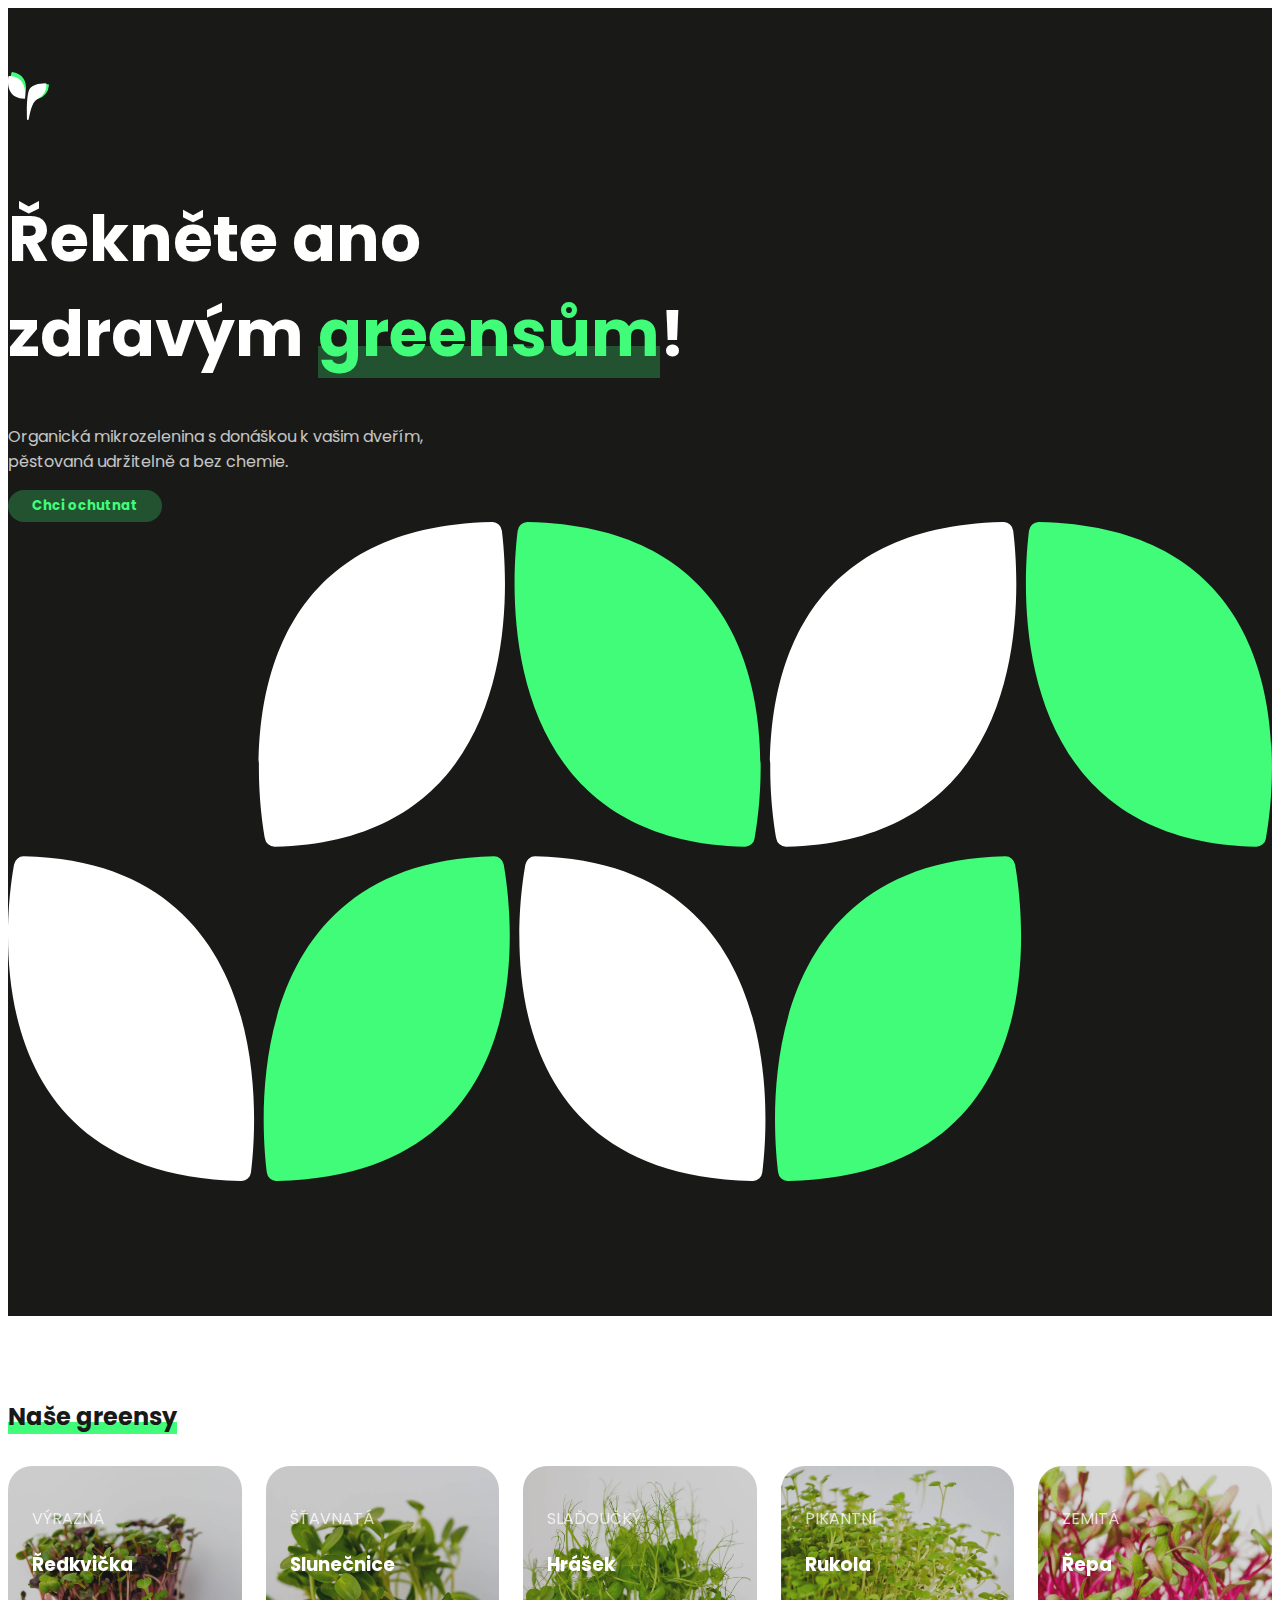
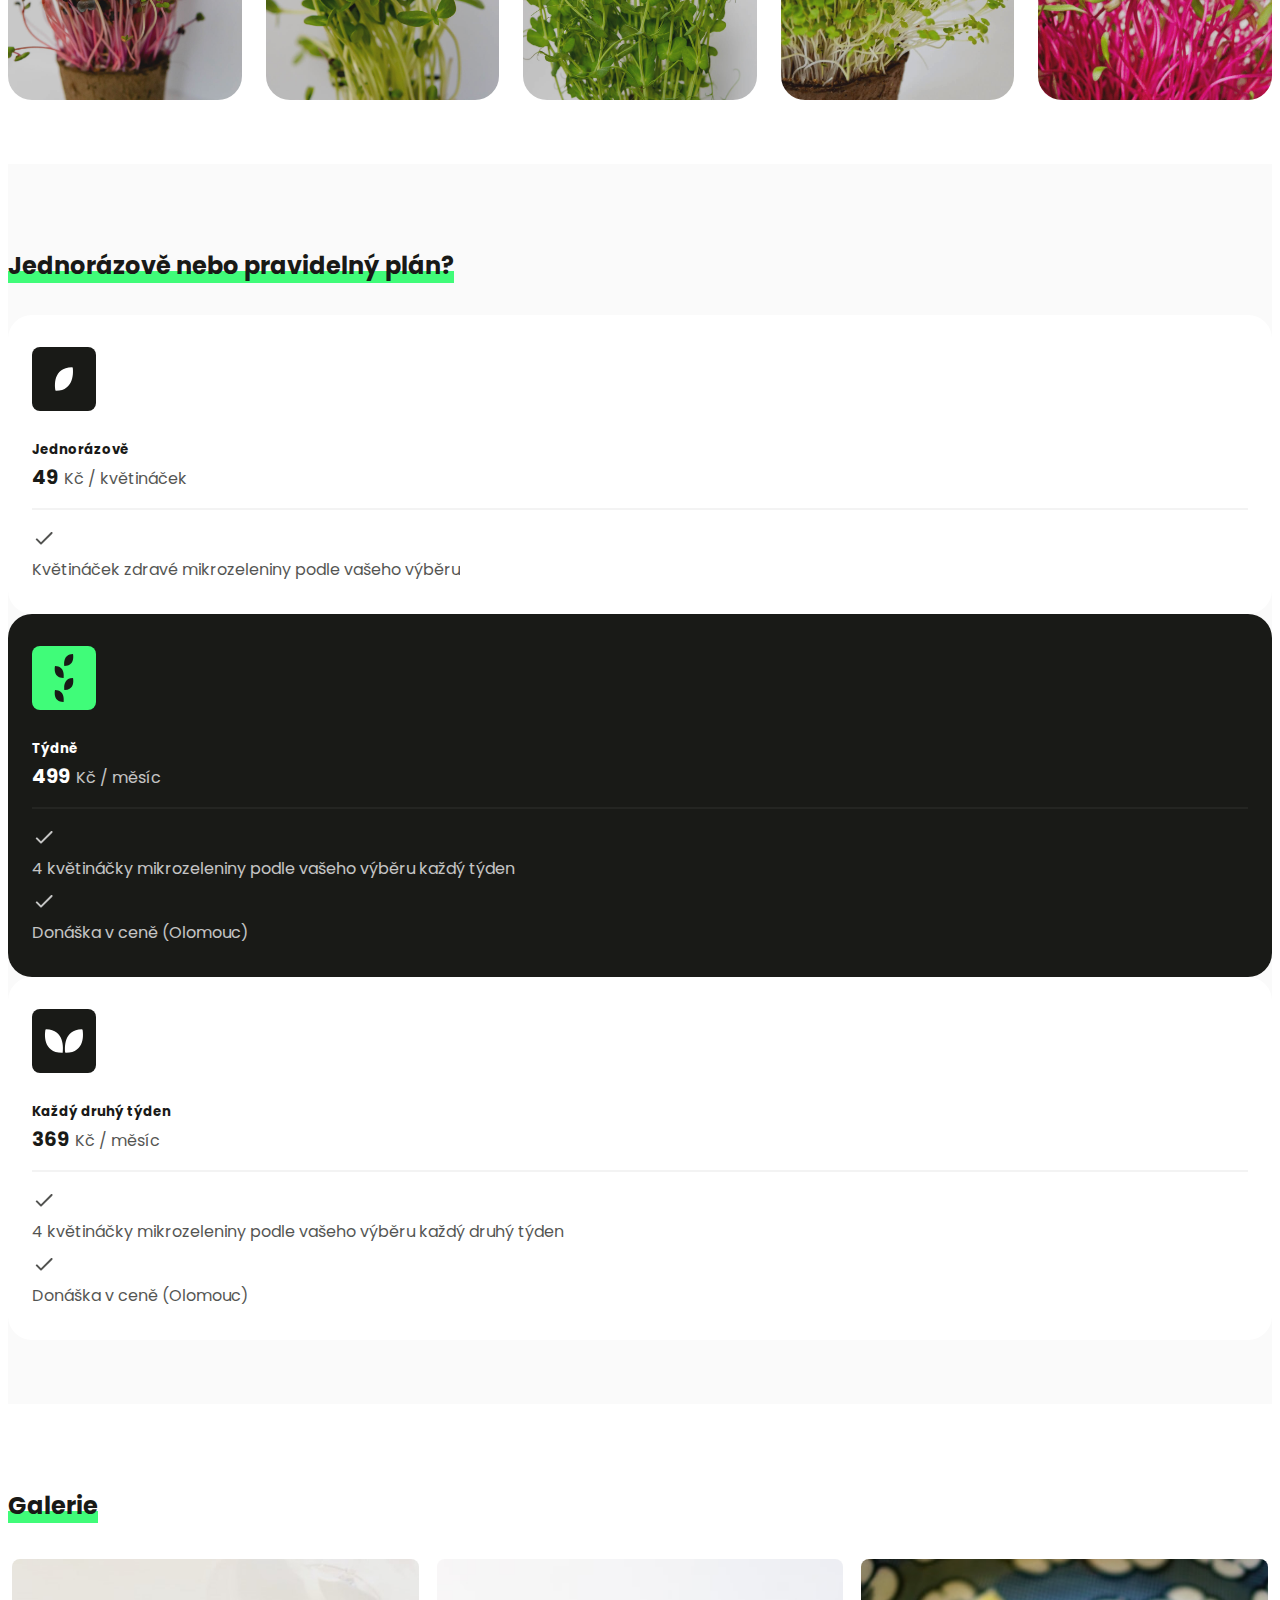
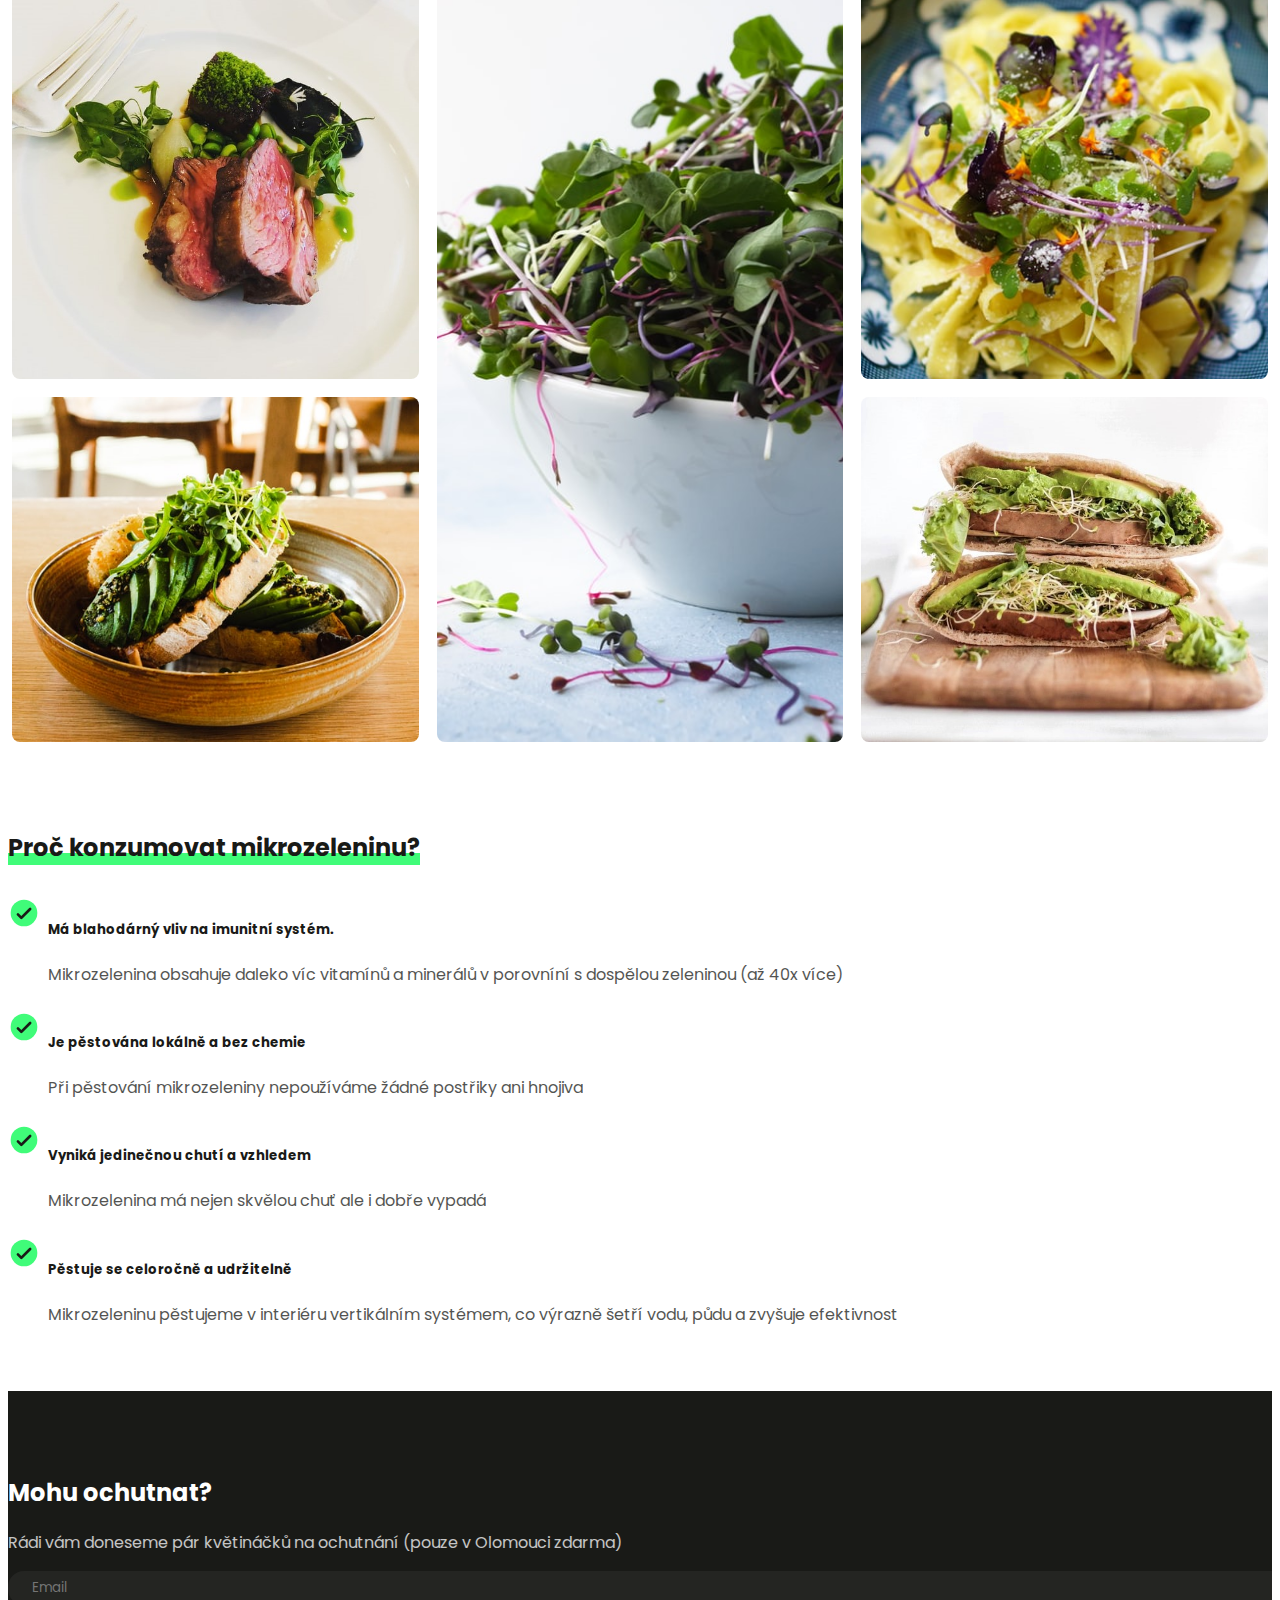
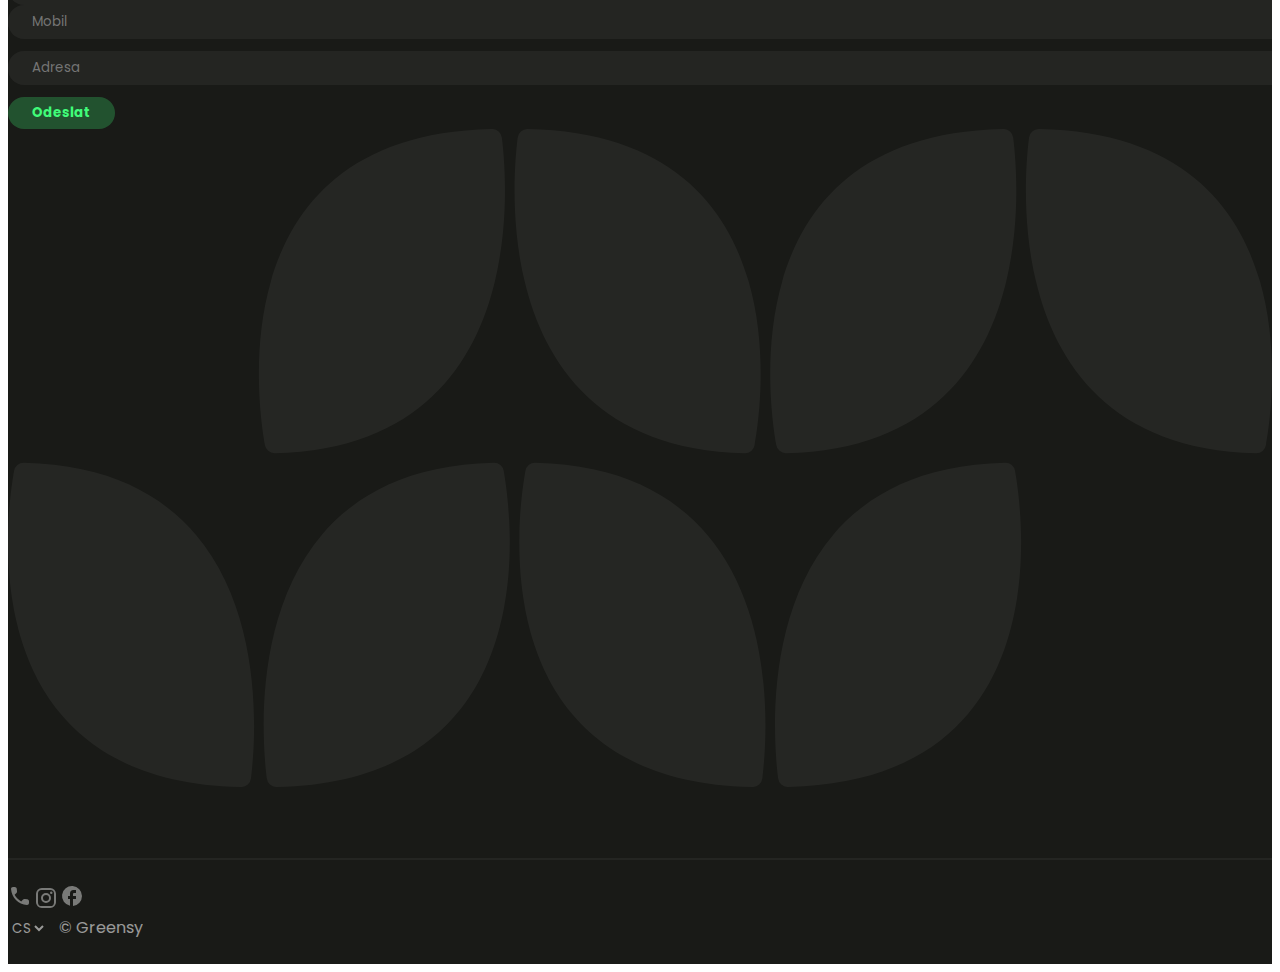
<file: index.html>
<!DOCTYPE html>
<html lang="cs">

<head>
  <meta charset="utf-8" />
  <meta name="viewport" content="width=device-width, initial-scale=1" />
  <meta name="description" content="Čerstvá organická mikrozelenina s donáškou. S ochutnávkou zdarma právě teď!">
  <link rel="icon" type="image/png" href="/assets/favicon.png" />
  <title>Greensy - zdravá mikrozelenina každý týden</title>

  <script>
    if (!/bot|google|baidu|bing|msn|teoma|slurp|yandex/i.test(navigator.userAgent)) {
      const browserLanguage = window.navigator.language
      let language = "cs"
      if (/^sk\b/.test(browserLanguage)) language = "sk"

      if (language === "sk") location = "/sk"
    }
  </script>

  <!-- Bootstrap CSS -->
  <link href="https://cdn.jsdelivr.net/npm/bootstrap@5.0.0-beta3/dist/css/bootstrap.min.css" rel="stylesheet"
    integrity="sha384-eOJMYsd53ii+scO/bJGFsiCZc+5NDVN2yr8+0RDqr0Ql0h+rP48ckxlpbzKgwra6" crossorigin="anonymous" />

  <link rel="stylesheet" href="/styles/style.css" />

  <!-- Global site tag (gtag.js) - Google Analytics -->
  <script async src="https://www.googletagmanager.com/gtag/js?id=G-270FN7QC5R"></script>
  <script>
    window.dataLayer = window.dataLayer || [];
    function gtag() { dataLayer.push(arguments); }
    gtag('js', new Date());

    gtag('config', 'G-270FN7QC5R');
  </script>

</head>

<body>
  <div class="container-fluid hero">
    <div class="container">
      <div class="row gx-0">
        <div class="col-12 col-md-8 hero-heading">
          <img src="/assets/logo_white.svg" class="img-fluid" alt="Greensy logo" />
          <h1>Řekněte ano<br />zdravým <span>greensům</span>!</h1>
          <p>
            Organická mikrozelenina s donáškou k vašim dveřím,<br />pěstovaná udržitelně a bez chemie.
          </p>
          <a href="#kontakt">
            <button class="custom-button" onclick="gtag('event', 'tasting_cta_button_click')">Chci ochutnat</button>
          </a>
        </div>
        <div class="col-12 col-md-4 d-none d-md-flex align-items-center hero-image">
          <img src="/assets/patterns/hero_pattern.svg" class="img-fluid" width="100%" alt="Greensy pattern" />
        </div>
      </div>
    </div>
  </div>

  <div class="container-fluid">
    <div class="container">
      <div class="row section">
        <div class="col-12">
          <h2 class="section-title">Naše greensy</h2>
          <div class="card-grid">
            <div class="card">
              <div class="card-background" style="background-image: url(/assets/featured-cards/redkovka.jpg)"></div>
              <div class="card-content">
                <p class="card-category">Výrazná</p>
                <h3 class="card-heading">Ředkvička</h3>
              </div>
            </div>
            <div class="card">
              <div class="card-background" style="background-image: url(/assets/featured-cards/slnecnica.jpg)"></div>
              <div class="card-content">
                <p class="card-category">Šťavnatá</p>
                <h3 class="card-heading">Slunečnice</h3>
              </div>
            </div>
            <div class="card">
              <div class="card-background" style="background-image: url(/assets/featured-cards/hrasok.jpg)"></div>
              <div class="card-content">
                <p class="card-category">Slaďoučký</p>
                <h3 class="card-heading">Hrášek</h3>
              </div>
            </div>
            <div class="card">
              <div class="card-background" style="background-image: url(/assets/featured-cards/rukola.jpg)"></div>
              <div class="card-content">
                <p class="card-category">Pikantní</p>
                <h3 class="card-heading">Rukola</h3>
              </div>
            </div>
            <div class="card">
              <div class="card-background" style="background-image: url(/assets/featured-cards/cvikla.png)"></div>
              <div class="card-content">
                <p class="card-category">Zemitá</p>
                <h3 class="card-heading">Řepa</h3>
              </div>
            </div>
          </div>
        </div>
      </div>
    </div>
  </div>

  <div class="container-fluid pricing">
    <div class="container">
      <div class="row section">
        <div class="col-12">
          <h2>Jednorázově nebo pravidelný plán?</h2>
          <div class="row row-cols-1 row-cols-lg-3 pricing-cards">
            <div class="col">
              <div class="pricing-card">
                <div class="d-flex align-items-center heading">
                  <img src="/assets/icons/pricing_one_time.svg" alt="Kúpiť greensy jednorázovo">
                  <div class="d-inline-block">
                    <h5>Jednorázově</h5>
                    <div class="price">
                      <span class="amount">49</span>
                      <span class="currency">Kč</span>
                      <span class="unit">/ květináček</span>
                    </div>
                  </div>
                </div>
                <div class="row bullet-point">
                  <div class="col-auto">
                    <svg xmlns="http://www.w3.org/2000/svg" height="24px" viewBox="0 0 24 24" width="24px"
                      fill="#000000">
                      <path d="M0 0h24v24H0V0z" fill="none" />
                      <path
                        d="M9 16.17L5.53 12.7c-.39-.39-1.02-.39-1.41 0-.39.39-.39 1.02 0 1.41l4.18 4.18c.39.39 1.02.39 1.41 0L20.29 7.71c.39-.39.39-1.02 0-1.41-.39-.39-1.02-.39-1.41 0L9 16.17z" />
                    </svg>
                  </div>
                  <div class="col">
                    <span>Květináček zdravé mikrozeleniny podle vašeho výběru</span>
                  </div>
                </div>
              </div>
            </div>
            <div class="col">
              <div class="pricing-card highlight">
                <div class="d-flex align-items-center heading">
                  <img src="/assets/icons/pricing_weekly.svg" alt="Greensy každý týždeň">
                  <div class="d-inline-block">
                    <h5>Týdně</h5>
                    <div class="price">
                      <span class="amount">499</span>
                      <span class="currency">Kč</span>
                      <span class="unit">/ měsíc</span>
                    </div>
                  </div>
                </div>
                <div class="row bullet-point">
                  <div class="col-auto">
                    <svg xmlns="http://www.w3.org/2000/svg" height="24px" viewBox="0 0 24 24" width="24px"
                      fill="#000000">
                      <path d="M0 0h24v24H0V0z" fill="none" />
                      <path
                        d="M9 16.17L5.53 12.7c-.39-.39-1.02-.39-1.41 0-.39.39-.39 1.02 0 1.41l4.18 4.18c.39.39 1.02.39 1.41 0L20.29 7.71c.39-.39.39-1.02 0-1.41-.39-.39-1.02-.39-1.41 0L9 16.17z" />
                    </svg>
                  </div>
                  <div class="col">
                    <span>4 květináčky mikrozeleniny podle vašeho výběru každý týden</span>
                  </div>
                </div>
                <div class="row bullet-point">
                  <div class="col-auto">
                    <svg xmlns="http://www.w3.org/2000/svg" height="24px" viewBox="0 0 24 24" width="24px"
                      fill="#000000">
                      <path d="M0 0h24v24H0V0z" fill="none" />
                      <path
                        d="M9 16.17L5.53 12.7c-.39-.39-1.02-.39-1.41 0-.39.39-.39 1.02 0 1.41l4.18 4.18c.39.39 1.02.39 1.41 0L20.29 7.71c.39-.39.39-1.02 0-1.41-.39-.39-1.02-.39-1.41 0L9 16.17z" />
                    </svg>
                  </div>
                  <div class="col">
                    <span>Donáška v ceně (Olomouc)</span>
                  </div>
                </div>
              </div>
            </div>
            <div class="col">
              <div class="pricing-card">
                <div class="d-flex align-items-center heading">
                  <img src="/assets/icons/pricing_biweekly.svg" alt="Greensy každý druhý týždeň">
                  <div class="d-inline-block">
                    <h5>Každý druhý týden</h5>
                    <div class="price">
                      <span class="amount">369</span>
                      <span class="currency">Kč</span>
                      <span class="unit">/ měsíc</span>
                    </div>
                  </div>
                </div>
                <div class="row bullet-point">
                  <div class="col-auto">
                    <svg xmlns="http://www.w3.org/2000/svg" height="24px" viewBox="0 0 24 24" width="24px"
                      fill="#000000">
                      <path d="M0 0h24v24H0V0z" fill="none" />
                      <path
                        d="M9 16.17L5.53 12.7c-.39-.39-1.02-.39-1.41 0-.39.39-.39 1.02 0 1.41l4.18 4.18c.39.39 1.02.39 1.41 0L20.29 7.71c.39-.39.39-1.02 0-1.41-.39-.39-1.02-.39-1.41 0L9 16.17z" />
                    </svg>
                  </div>
                  <div class="col">
                    <span>4 květináčky mikrozeleniny podle vašeho výběru každý druhý týden</span>
                  </div>
                </div>
                <div class="row bullet-point">
                  <div class="col-auto">
                    <svg xmlns="http://www.w3.org/2000/svg" height="24px" viewBox="0 0 24 24" width="24px"
                      fill="#000000">
                      <path d="M0 0h24v24H0V0z" fill="none" />
                      <path
                        d="M9 16.17L5.53 12.7c-.39-.39-1.02-.39-1.41 0-.39.39-.39 1.02 0 1.41l4.18 4.18c.39.39 1.02.39 1.41 0L20.29 7.71c.39-.39.39-1.02 0-1.41-.39-.39-1.02-.39-1.41 0L9 16.17z" />
                    </svg>
                  </div>
                  <div class="col">
                    <span>Donáška v ceně (Olomouc)</span>
                  </div>
                </div>
              </div>
            </div>
          </div>
        </div>
      </div>
    </div>
  </div>

  <div class="container-fluid">
    <div class="container">
      <div class="row section">
        <div class="col-12">
          <h2 class="section-title">Galerie</h2>
          <div class="gallery-grid">
            <div class="photo">
              <img src="/assets/gallery/maso.jpg" alt="Steak s mikrozeleninou" />
            </div>
            <div class="photo tall">
              <img src="/assets/gallery/salat.jpg" alt="Šalát s mikrozeleninou" />
            </div>
            <div class="photo">
              <img src="/assets/gallery/cestoviny.jpg" alt="Cestoviny s mikrozeleninou" />
            </div>
            <div class="photo">
              <img src="/assets/gallery/veganske-ranajky.jpg" alt="Zdravé vegánske raňajky" />
            </div>
            <div class="photo">
              <img src="/assets/gallery/wrap.jpg" alt="Wrap s mikrozeleninou" />
            </div>
          </div>
        </div>
      </div>
      <div class="row section">
        <div class="col-12">
          <h2 class="section-title">Proč konzumovat mikrozeleninu? </h2>
          <div class="row row-cols-1 features">
            <div class="col">
              <div class="feature">
                <div class="feature-body">
                  <div class="icon-wrapper">
                    <img src="/assets/icons/check_circle_custom.svg" width="32px"
                      alt="Mikrozelenina je bohatá na živiny">
                  </div>
                  <div>
                    <h5 class="feature-heading">Má blahodárný vliv na imunitní systém.</h5>
                    <p class="feature-description">Mikrozelenina obsahuje daleko víc vitamínů a minerálů v porovníní s
                      dospělou zeleninou (až 40x více)</p>
                  </div>
                </div>
              </div>
            </div>
            <div class="col">
              <div class="feature">
                <div class="feature-body">
                  <div class="icon-wrapper">
                    <img src="/assets/icons/check_circle_custom.svg" width="32px" alt="Mikrozelenina bez chémie">
                  </div>
                  <div>
                    <h5 class="feature-heading">Je pěstována lokálně a bez chemie</h5>
                    <p class="feature-description">Při pěstování mikrozeleniny nepoužíváme žádné postřiky ani hnojiva
                    </p>
                  </div>
                </div>
              </div>
            </div>
            <div class="col">
              <div class="feature">
                <div class="feature-body">
                  <div class="icon-wrapper">
                    <img src="/assets/icons/check_circle_custom.svg" width="32px" alt="Dokonalá chuť mikrozeleniny">
                  </div>
                  <div>
                    <h5 class="feature-heading">Vyniká jedinečnou chutí a vzhledem</h5>
                    <p class="feature-description">Mikrozelenina má nejen skvělou chuť ale i dobře vypadá</p>
                  </div>
                </div>
              </div>
            </div>
            <div class="col">
              <div class="feature">
                <div class="feature-body">
                  <div class="icon-wrapper">
                    <img src="/assets/icons/check_circle_custom.svg" width="32px" alt="Udržateľné pestovanie">
                  </div>
                  <div>
                    <h5 class="feature-heading">Pěstuje se celoročně a udržitelně</h5>
                    <p class="feature-description">Mikrozeleninu pěstujeme v interiéru vertikálním systémem, co výrazně
                      šetří vodu, půdu a zvyšuje efektivnost</p>
                  </div>
                </div>
              </div>
            </div>
          </div>
        </div>
      </div>
    </div>
  </div>

  <div id="kontakt" class="container-fluid footer">
    <div class="container">
      <div class="row">
        <div class="col-12 col-md-6 footer-heading">
          <h2>Mohu ochutnat?</h2>
          <p>
            Rádi vám doneseme pár květináčků na ochutnání
            (pouze v Olomouci zdarma)
          </p>
          <form name="submit-to-google-sheet">
            <div class="row">
              <div class="col-sm-6">
                <input class="custom-input" name="email" type="email" placeholder="Email" required />
              </div>
              <div class="col-sm-6">
                <input class="custom-input" name="mobile" type="number" placeholder="Mobil" required />
              </div>
              <div class="col-12">
                <input class="custom-input" name="address" type="text" placeholder="Adresa" required />
              </div>
              <div class="col-12">
                <button id="formSubmitButton" type="submit" class="custom-button">Odeslat</button>
              </div>
            </div>
          </form>
        </div>
        <div class="col-12 col-md-4 offset-md-2 d-none d-md-flex align-items-center hero-image">
          <img src="/assets/patterns/footer_pattern.svg" class="img-fluid" width="100%" alt="Greensy pattern" />
        </div>
      </div>
      <div class="row social-bar">
        <div class="col-auto">
          <a href="tel:+421950466441">
            <img src="/assets/icons/call.svg" class="me-3" alt="Greensy mobile phone">
          </a>
          <a href="https://www.instagram.com/greensy.sk" target="_blank" rel="noopener noreferrer">
            <img src="/assets/icons/instagram.svg" class="me-3" alt="Greensy Instagram">
          </a>
          <a href="https://www.facebook.com" target="_blank" rel="noopener noreferrer">
            <img src="/assets/icons/facebook.svg" alt="Greensy Facebook">
          </a>
        </div>
        <div class="col text-end">
          <select class="lang-picker" id="lang-picker-1">
            <option id="cs" value="/cs" selected="selected">CS</option>
            <option id="sk" value="/sk">SK</option>
          </select>
          <span>© Greensy</span>
        </div>
      </div>
    </div>
  </div>

  <script>
    document.getElementById("lang-picker-1").addEventListener("change", function () {
      location = this.value;
    });

    const scriptURL = "https://script.google.com/macros/s/AKfycbwkmBwgoDh4CaU0D9eeNeqz6wl7KD2VCK6Q81IsTdOLY9wog7e7TaV5SuCnHQpwgIQ/exec";
    const form = document.forms["submit-to-google-sheet"];

    form.addEventListener("submit", (e) => {
      e.preventDefault();

      const formBody = new FormData(form);
      form.reset();

      document.getElementById("formSubmitButton").innerHTML = "Odesílám..."

      fetch(scriptURL, { method: "POST", body: formBody })
        .then((response) => {
          gtag('event', 'tasting_form_submit')
          document.getElementById("formSubmitButton").innerHTML = "Děkujeme :)"
          alert("Děkujeme, brzy se Vám ozveme. :)")
        })
        .catch((error) => {
          document.getElementById("formSubmitButton").innerHTML = "Chyba, zkuste to znovu později"
          alert("Mrzí nás to, někde nastala chyba, zkuste to prosím později :(")
        });
    });
  </script>

  <!-- Bootstrap Bundle with Popper -->
  <script src="https://cdn.jsdelivr.net/npm/bootstrap@5.0.0-beta3/dist/js/bootstrap.bundle.min.js"
    integrity="sha384-JEW9xMcG8R+pH31jmWH6WWP0WintQrMb4s7ZOdauHnUtxwoG2vI5DkLtS3qm9Ekf"
    crossorigin="anonymous"></script>

  <script>
    var tooltipTriggerList = [].slice.call(document.querySelectorAll('[data-bs-toggle="tooltip"]'))
    var tooltipList = tooltipTriggerList.map(function (tooltipTriggerEl) {
      return new bootstrap.Tooltip(tooltipTriggerEl)
    })
  </script>
</body>

</html>
</file>
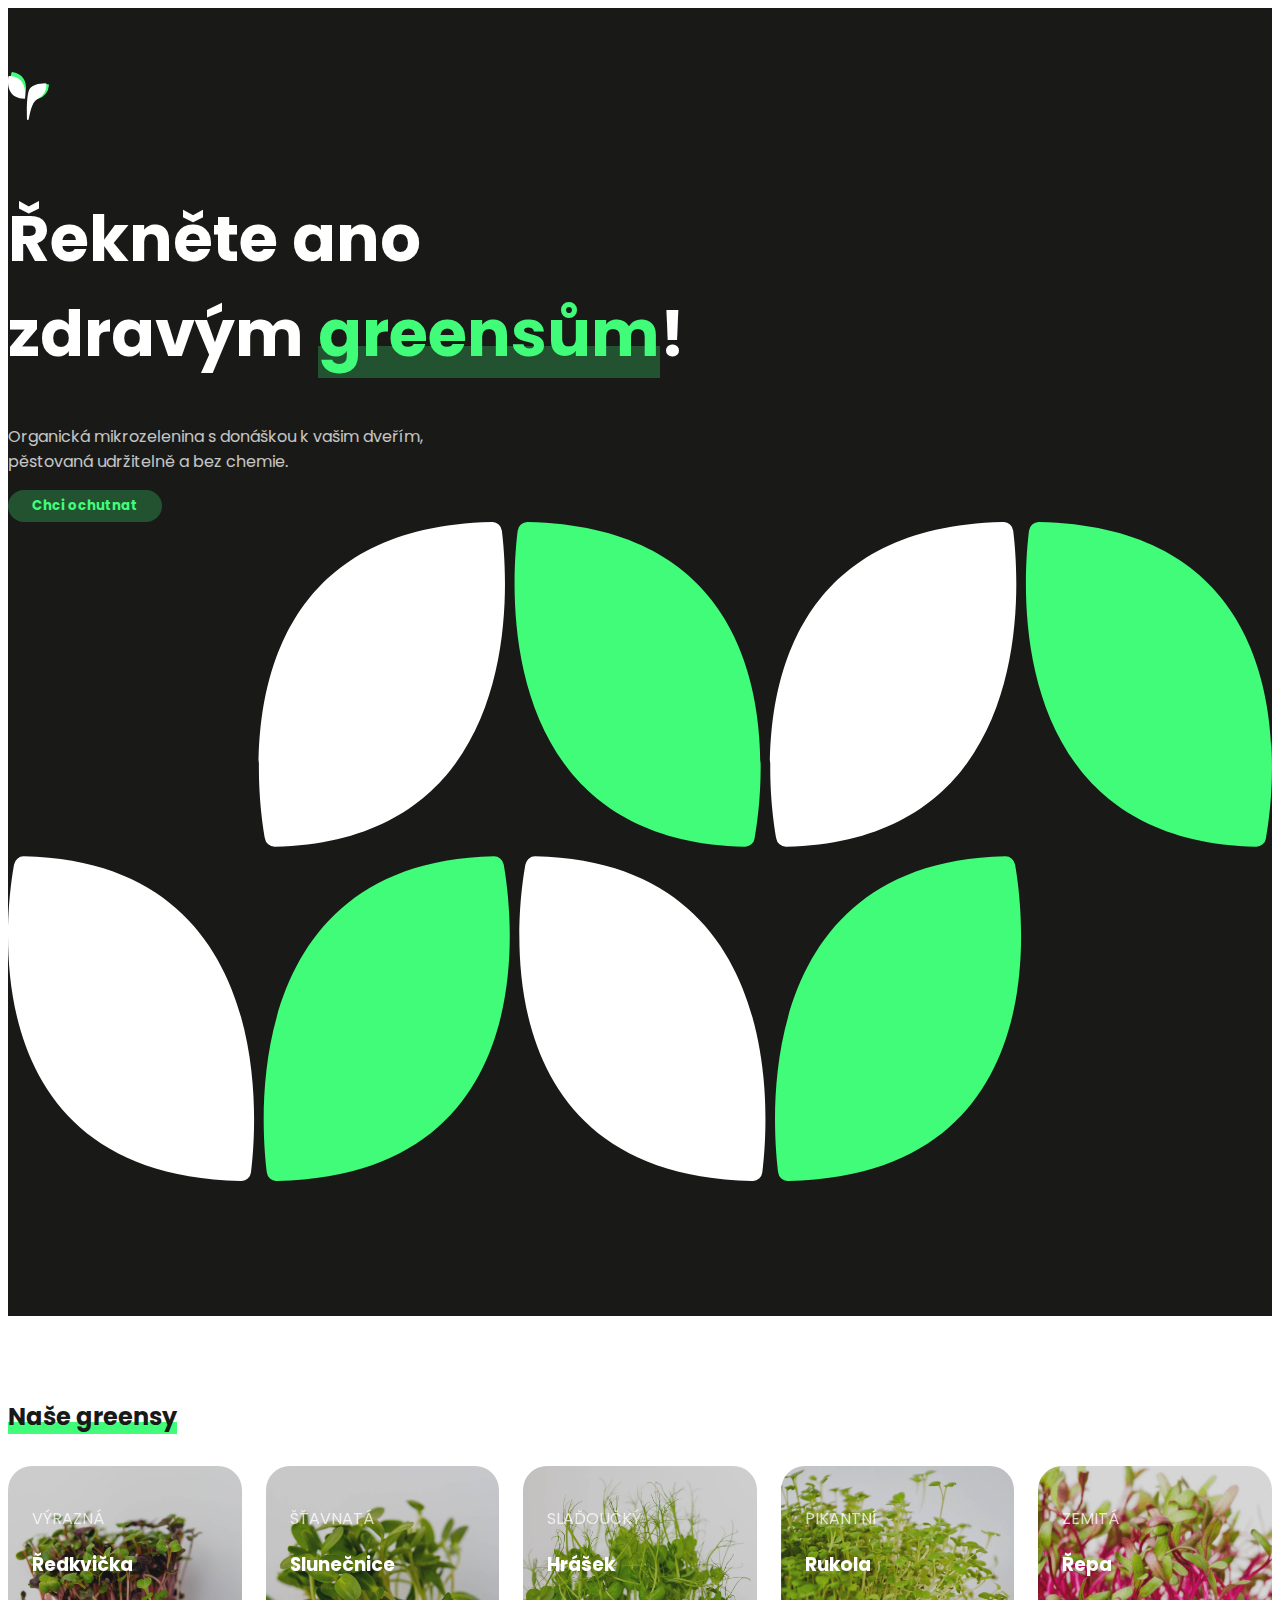
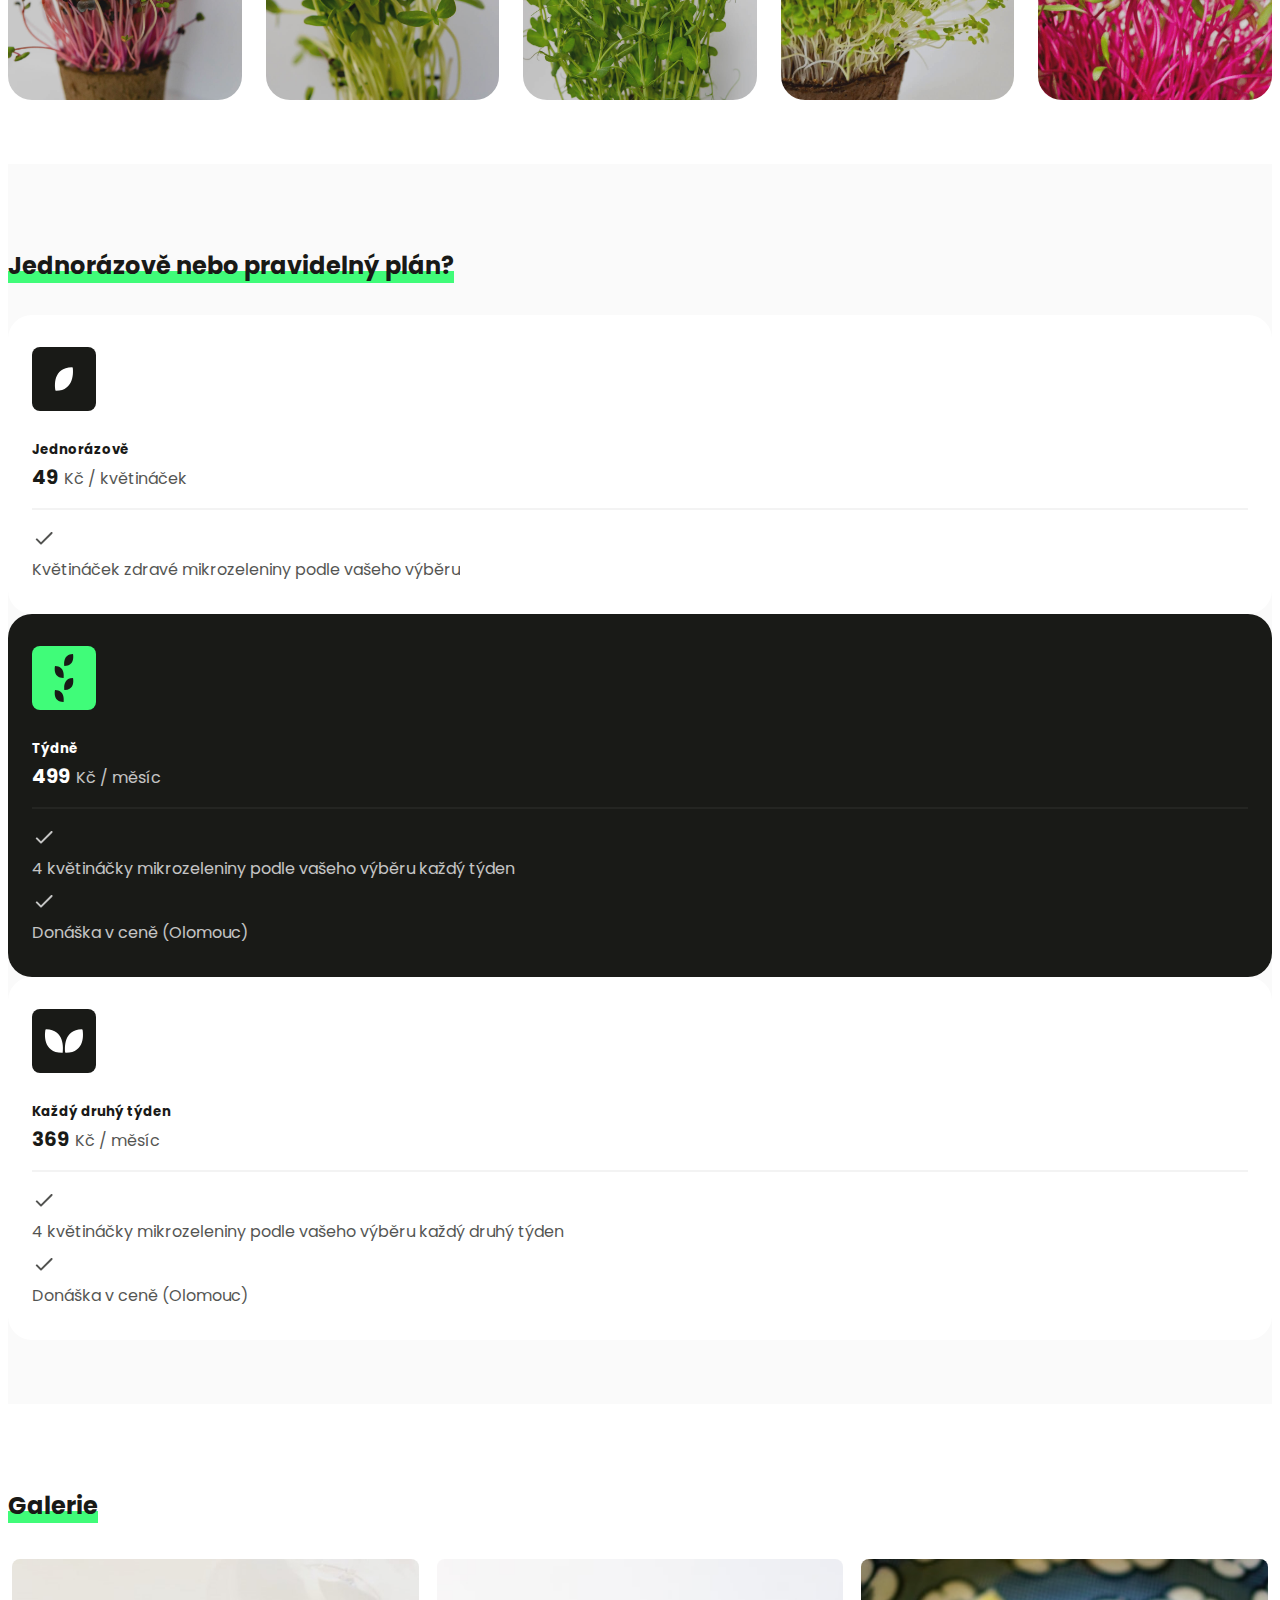
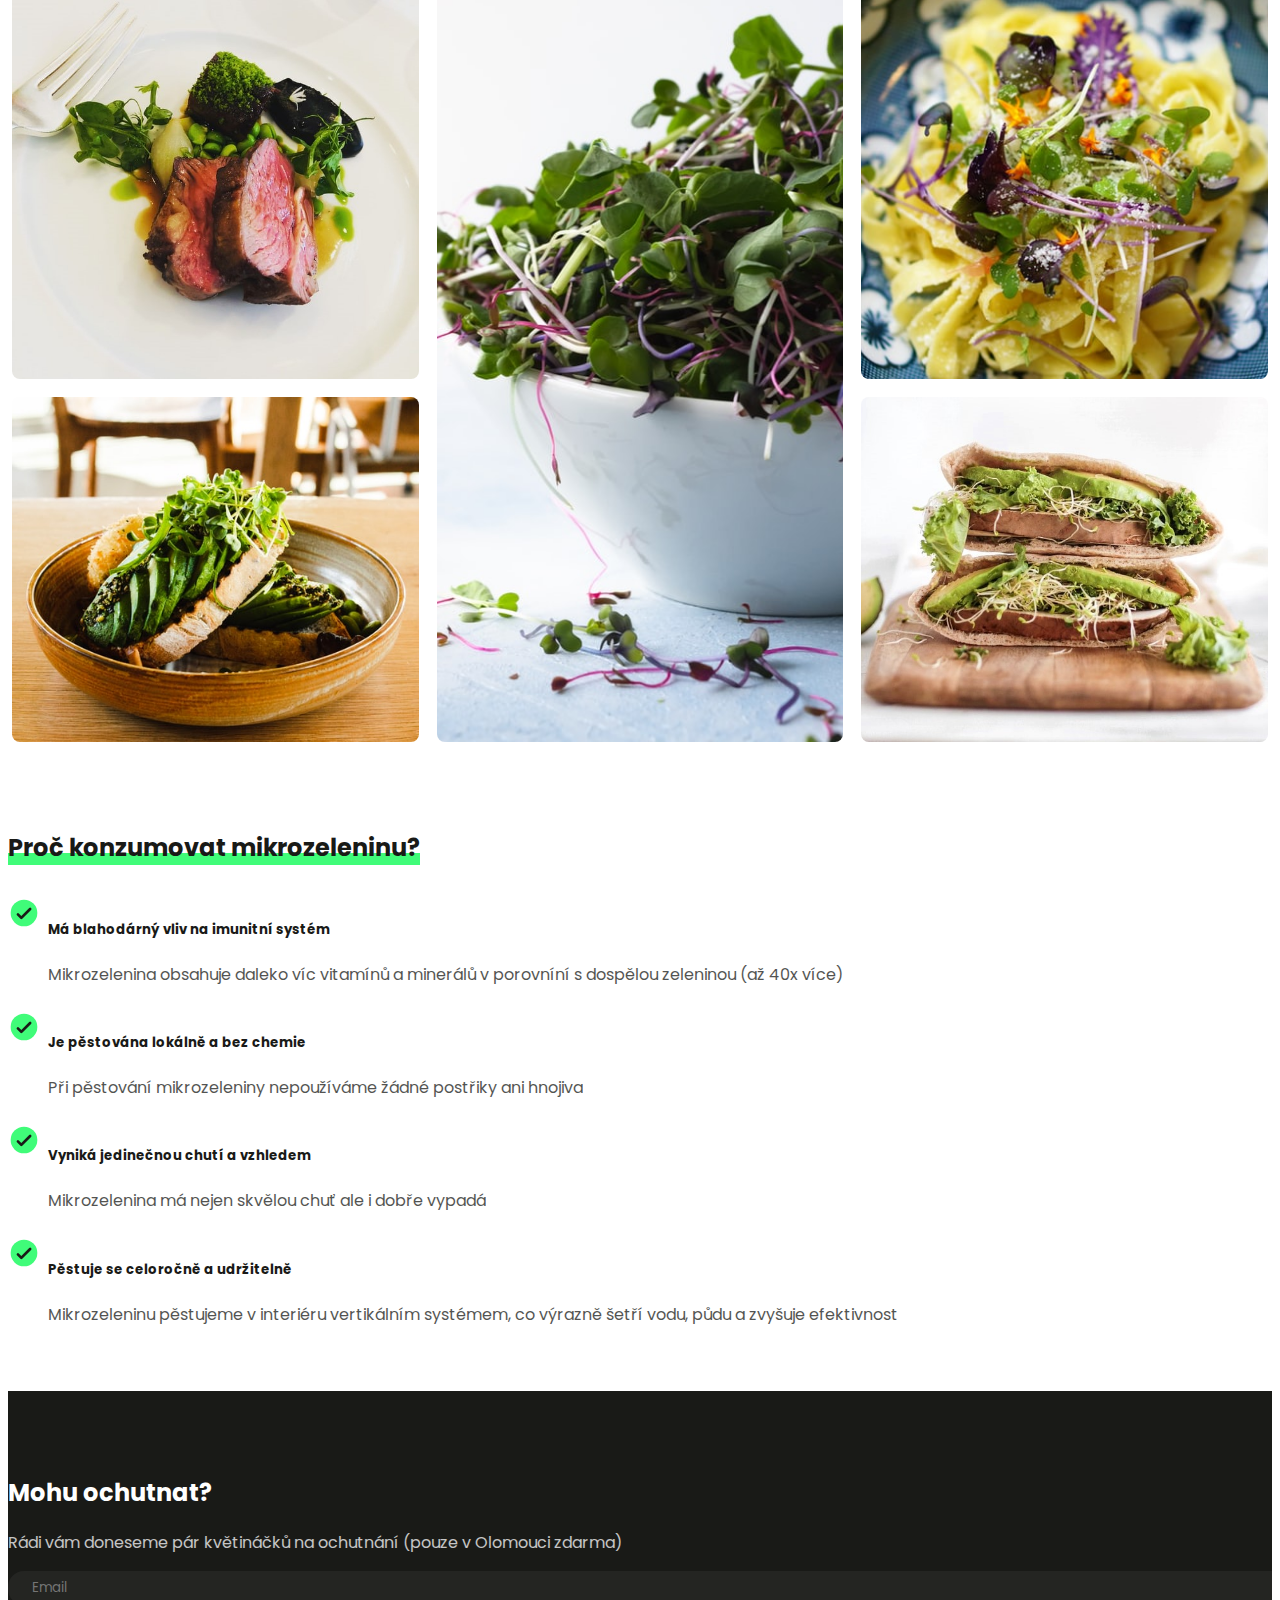
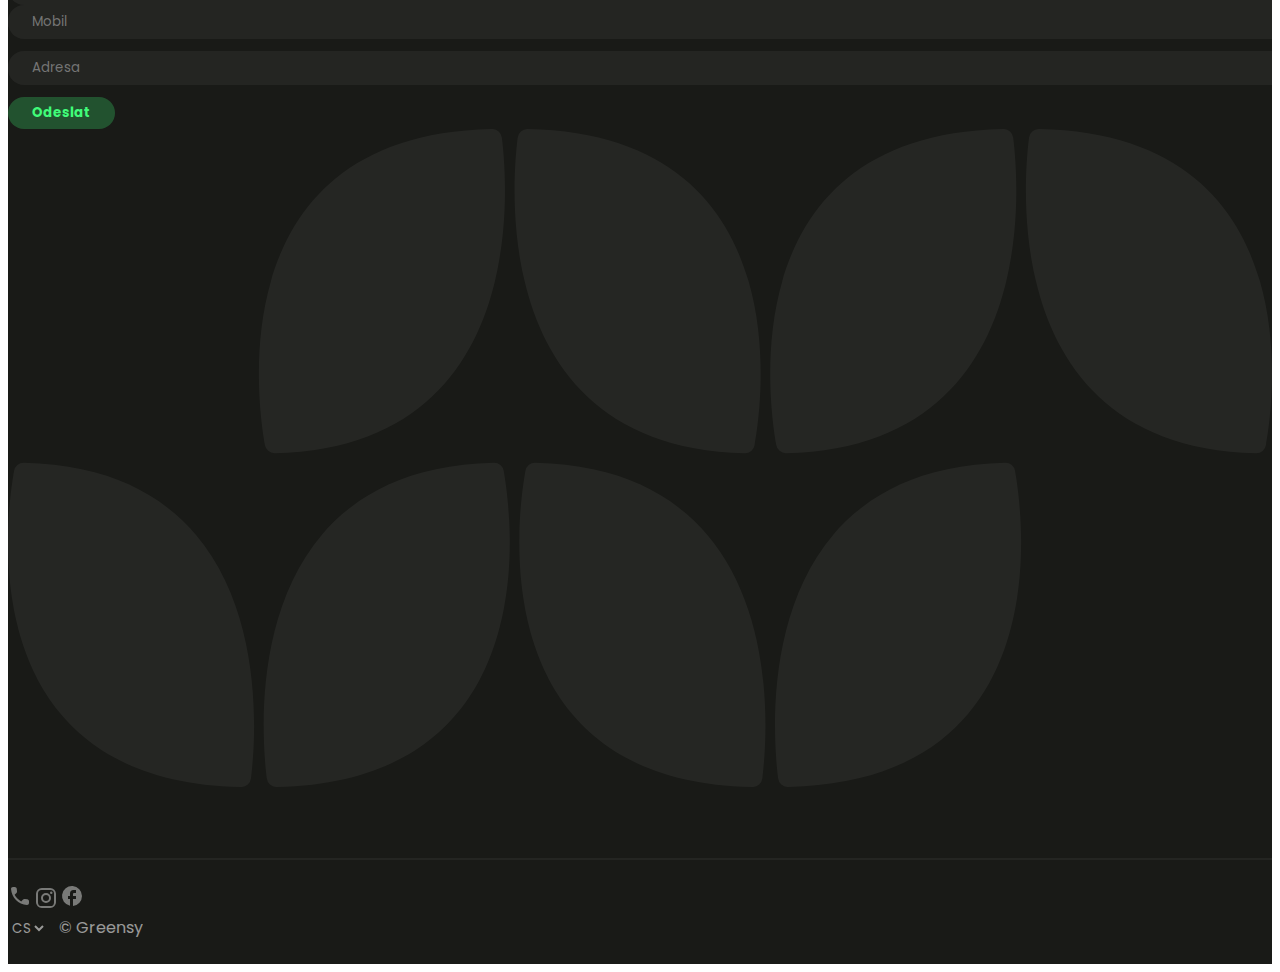
<file: cs.html>
<!DOCTYPE html>
<html lang="cs">

<head>
  <meta charset="utf-8" />
  <meta name="viewport" content="width=device-width, initial-scale=1" />
  <meta name="description" content="Čerstvá organická mikrozelenina s donáškou. S ochutnávkou zdarma právě teď!">
  <link rel="icon" type="image/png" href="/assets/favicon.png" />
  <title>Greensy - zdravá mikrozelenina každý týden</title>

  <!-- Bootstrap CSS -->
  <link href="https://cdn.jsdelivr.net/npm/bootstrap@5.0.0-beta3/dist/css/bootstrap.min.css" rel="stylesheet"
    integrity="sha384-eOJMYsd53ii+scO/bJGFsiCZc+5NDVN2yr8+0RDqr0Ql0h+rP48ckxlpbzKgwra6" crossorigin="anonymous" />

  <link rel="stylesheet" href="/styles/style.css" />

  <!-- Global site tag (gtag.js) - Google Analytics -->
  <script async src="https://www.googletagmanager.com/gtag/js?id=G-270FN7QC5R"></script>
  <script>
    window.dataLayer = window.dataLayer || [];
    function gtag() { dataLayer.push(arguments); }
    gtag('js', new Date());

    gtag('config', 'G-270FN7QC5R');
  </script>

</head>

<body>
  <div class="container-fluid hero">
    <div class="container">
      <div class="row gx-0">
        <div class="col-12 col-md-8 hero-heading">
          <img src="/assets/logo_white.svg" class="img-fluid" alt="Greensy logo" />
          <h1>Řekněte ano<br />zdravým <span>greensům</span>!</h1>
          <p>
            Organická mikrozelenina s donáškou k vašim dveřím,<br />pěstovaná udržitelně a bez chemie.
          </p>
          <a href="#kontakt">
            <button class="custom-button" onclick="gtag('event', 'tasting_cta_button_click')">Chci ochutnat</button>
          </a>
        </div>
        <div class="col-12 col-md-4 d-none d-md-flex align-items-center hero-image">
          <img src="/assets/patterns/hero_pattern.svg" class="img-fluid" width="100%" alt="Greensy pattern" />
        </div>
      </div>
    </div>
  </div>

  <div class="container-fluid">
    <div class="container">
      <div class="row section">
        <div class="col-12">
          <h2 class="section-title">Naše greensy</h2>
          <div class="card-grid">
            <div class="card">
              <div class="card-background" style="background-image: url(/assets/featured-cards/redkovka.jpg)"></div>
              <div class="card-content">
                <p class="card-category">Výrazná</p>
                <h3 class="card-heading">Ředkvička</h3>
              </div>
            </div>
            <div class="card">
              <div class="card-background" style="background-image: url(/assets/featured-cards/slnecnica.jpg)"></div>
              <div class="card-content">
                <p class="card-category">Šťavnatá</p>
                <h3 class="card-heading">Slunečnice</h3>
              </div>
            </div>
            <div class="card">
              <div class="card-background" style="background-image: url(/assets/featured-cards/hrasok.jpg)"></div>
              <div class="card-content">
                <p class="card-category">Slaďoučký</p>
                <h3 class="card-heading">Hrášek</h3>
              </div>
            </div>
            <div class="card">
              <div class="card-background" style="background-image: url(/assets/featured-cards/rukola.jpg)"></div>
              <div class="card-content">
                <p class="card-category">Pikantní</p>
                <h3 class="card-heading">Rukola</h3>
              </div>
            </div>
            <div class="card">
              <div class="card-background" style="background-image: url(/assets/featured-cards/cvikla.png)"></div>
              <div class="card-content">
                <p class="card-category">Zemitá</p>
                <h3 class="card-heading">Řepa</h3>
              </div>
            </div>
          </div>
        </div>
      </div>
    </div>
  </div>

  <div class="container-fluid pricing">
    <div class="container">
      <div class="row section">
        <div class="col-12">
          <h2>Jednorázově nebo pravidelný plán?</h2>
          <div class="row row-cols-1 row-cols-lg-3 pricing-cards">
            <div class="col">
              <div class="pricing-card">
                <div class="d-flex align-items-center heading">
                  <img src="/assets/icons/pricing_one_time.svg" alt="Kúpiť greensy jednorázovo">
                  <div class="d-inline-block">
                    <h5>Jednorázově</h5>
                    <div class="price">
                      <span class="amount">49</span>
                      <span class="currency">Kč</span>
                      <span class="unit">/ květináček</span>
                    </div>
                  </div>
                </div>
                <div class="row bullet-point">
                  <div class="col-auto">
                    <svg xmlns="http://www.w3.org/2000/svg" height="24px" viewBox="0 0 24 24" width="24px"
                      fill="#000000">
                      <path d="M0 0h24v24H0V0z" fill="none" />
                      <path
                        d="M9 16.17L5.53 12.7c-.39-.39-1.02-.39-1.41 0-.39.39-.39 1.02 0 1.41l4.18 4.18c.39.39 1.02.39 1.41 0L20.29 7.71c.39-.39.39-1.02 0-1.41-.39-.39-1.02-.39-1.41 0L9 16.17z" />
                    </svg>
                  </div>
                  <div class="col">
                    <span>Květináček zdravé mikrozeleniny podle vašeho výběru</span>
                  </div>
                </div>
              </div>
            </div>
            <div class="col">
              <div class="pricing-card highlight">
                <div class="d-flex align-items-center heading">
                  <img src="/assets/icons/pricing_weekly.svg" alt="Greensy každý týždeň">
                  <div class="d-inline-block">
                    <h5>Týdně</h5>
                    <div class="price">
                      <span class="amount">499</span>
                      <span class="currency">Kč</span>
                      <span class="unit">/ měsíc</span>
                    </div>
                  </div>
                </div>
                <div class="row bullet-point">
                  <div class="col-auto">
                    <svg xmlns="http://www.w3.org/2000/svg" height="24px" viewBox="0 0 24 24" width="24px"
                      fill="#000000">
                      <path d="M0 0h24v24H0V0z" fill="none" />
                      <path
                        d="M9 16.17L5.53 12.7c-.39-.39-1.02-.39-1.41 0-.39.39-.39 1.02 0 1.41l4.18 4.18c.39.39 1.02.39 1.41 0L20.29 7.71c.39-.39.39-1.02 0-1.41-.39-.39-1.02-.39-1.41 0L9 16.17z" />
                    </svg>
                  </div>
                  <div class="col">
                    <span>4 květináčky mikrozeleniny podle vašeho výběru každý týden</span>
                  </div>
                </div>
                <div class="row bullet-point">
                  <div class="col-auto">
                    <svg xmlns="http://www.w3.org/2000/svg" height="24px" viewBox="0 0 24 24" width="24px"
                      fill="#000000">
                      <path d="M0 0h24v24H0V0z" fill="none" />
                      <path
                        d="M9 16.17L5.53 12.7c-.39-.39-1.02-.39-1.41 0-.39.39-.39 1.02 0 1.41l4.18 4.18c.39.39 1.02.39 1.41 0L20.29 7.71c.39-.39.39-1.02 0-1.41-.39-.39-1.02-.39-1.41 0L9 16.17z" />
                    </svg>
                  </div>
                  <div class="col">
                    <span>Donáška v ceně (Olomouc)</span>
                  </div>
                </div>
              </div>
            </div>
            <div class="col">
              <div class="pricing-card">
                <div class="d-flex align-items-center heading">
                  <img src="/assets/icons/pricing_biweekly.svg" alt="Greensy každý druhý týždeň">
                  <div class="d-inline-block">
                    <h5>Každý druhý týden</h5>
                    <div class="price">
                      <span class="amount">369</span>
                      <span class="currency">Kč</span>
                      <span class="unit">/ měsíc</span>
                    </div>
                  </div>
                </div>
                <div class="row bullet-point">
                  <div class="col-auto">
                    <svg xmlns="http://www.w3.org/2000/svg" height="24px" viewBox="0 0 24 24" width="24px"
                      fill="#000000">
                      <path d="M0 0h24v24H0V0z" fill="none" />
                      <path
                        d="M9 16.17L5.53 12.7c-.39-.39-1.02-.39-1.41 0-.39.39-.39 1.02 0 1.41l4.18 4.18c.39.39 1.02.39 1.41 0L20.29 7.71c.39-.39.39-1.02 0-1.41-.39-.39-1.02-.39-1.41 0L9 16.17z" />
                    </svg>
                  </div>
                  <div class="col">
                    <span>4 květináčky mikrozeleniny podle vašeho výběru každý druhý týden</span>
                  </div>
                </div>
                <div class="row bullet-point">
                  <div class="col-auto">
                    <svg xmlns="http://www.w3.org/2000/svg" height="24px" viewBox="0 0 24 24" width="24px"
                      fill="#000000">
                      <path d="M0 0h24v24H0V0z" fill="none" />
                      <path
                        d="M9 16.17L5.53 12.7c-.39-.39-1.02-.39-1.41 0-.39.39-.39 1.02 0 1.41l4.18 4.18c.39.39 1.02.39 1.41 0L20.29 7.71c.39-.39.39-1.02 0-1.41-.39-.39-1.02-.39-1.41 0L9 16.17z" />
                    </svg>
                  </div>
                  <div class="col">
                    <span>Donáška v ceně (Olomouc)</span>
                  </div>
                </div>
              </div>
            </div>
          </div>
        </div>
      </div>
    </div>
  </div>

  <div class="container-fluid">
    <div class="container">
      <div class="row section">
        <div class="col-12">
          <h2 class="section-title">Galerie</h2>
          <div class="gallery-grid">
            <div class="photo">
              <img src="/assets/gallery/maso.jpg" alt="Steak s mikrozeleninou" />
            </div>
            <div class="photo tall">
              <img src="/assets/gallery/salat.jpg" alt="Šalát s mikrozeleninou" />
            </div>
            <div class="photo">
              <img src="/assets/gallery/cestoviny.jpg" alt="Cestoviny s mikrozeleninou" />
            </div>
            <div class="photo">
              <img src="/assets/gallery/veganske-ranajky.jpg" alt="Zdravé vegánske raňajky" />
            </div>
            <div class="photo">
              <img src="/assets/gallery/wrap.jpg" alt="Wrap s mikrozeleninou" />
            </div>
          </div>
        </div>
      </div>
      <div class="row section">
        <div class="col-12">
          <h2 class="section-title">Proč konzumovat mikrozeleninu? </h2>
          <div class="row row-cols-1 features">
            <div class="col">
              <div class="feature">
                <div class="feature-body">
                  <div class="icon-wrapper">
                    <img src="/assets/icons/check_circle_custom.svg" width="32px"
                      alt="Mikrozelenina je bohatá na živiny">
                  </div>
                  <div>
                    <h5 class="feature-heading">Má blahodárný vliv na imunitní systém</h5>
                    <p class="feature-description">Mikrozelenina obsahuje daleko víc vitamínů a minerálů v porovníní s
                      dospělou zeleninou (až 40x více)</p>
                  </div>
                </div>
              </div>
            </div>
            <div class="col">
              <div class="feature">
                <div class="feature-body">
                  <div class="icon-wrapper">
                    <img src="/assets/icons/check_circle_custom.svg" width="32px" alt="Mikrozelenina bez chémie">
                  </div>
                  <div>
                    <h5 class="feature-heading">Je pěstována lokálně a bez chemie</h5>
                    <p class="feature-description">Při pěstování mikrozeleniny nepoužíváme žádné postřiky ani hnojiva
                    </p>
                  </div>
                </div>
              </div>
            </div>
            <div class="col">
              <div class="feature">
                <div class="feature-body">
                  <div class="icon-wrapper">
                    <img src="/assets/icons/check_circle_custom.svg" width="32px" alt="Dokonalá chuť mikrozeleniny">
                  </div>
                  <div>
                    <h5 class="feature-heading">Vyniká jedinečnou chutí a vzhledem</h5>
                    <p class="feature-description">Mikrozelenina má nejen skvělou chuť ale i dobře vypadá</p>
                  </div>
                </div>
              </div>
            </div>
            <div class="col">
              <div class="feature">
                <div class="feature-body">
                  <div class="icon-wrapper">
                    <img src="/assets/icons/check_circle_custom.svg" width="32px" alt="Udržateľné pestovanie">
                  </div>
                  <div>
                    <h5 class="feature-heading">Pěstuje se celoročně a udržitelně</h5>
                    <p class="feature-description">Mikrozeleninu pěstujeme v interiéru vertikálním systémem, co výrazně
                      šetří vodu, půdu a zvyšuje efektivnost</p>
                  </div>
                </div>
              </div>
            </div>
          </div>
        </div>
      </div>
    </div>
  </div>

  <div id="kontakt" class="container-fluid footer">
    <div class="container">
      <div class="row">
        <div class="col-12 col-md-6 footer-heading">
          <h2>Mohu ochutnat?</h2>
          <p>
            Rádi vám doneseme pár květináčků na ochutnání
            (pouze v Olomouci zdarma)
          </p>
          <form name="submit-to-google-sheet">
            <div class="row">
              <div class="col-sm-6">
                <input class="custom-input" name="email" type="email" placeholder="Email" required />
              </div>
              <div class="col-sm-6">
                <input class="custom-input" name="mobile" type="number" placeholder="Mobil" required />
              </div>
              <div class="col-12">
                <input class="custom-input" name="address" type="text" placeholder="Adresa" required />
              </div>
              <div class="col-12">
                <button id="formSubmitButton" type="submit" class="custom-button">Odeslat</button>
              </div>
            </div>
          </form>
        </div>
        <div class="col-12 col-md-4 offset-md-2 d-none d-md-flex align-items-center hero-image">
          <img src="/assets/patterns/footer_pattern.svg" class="img-fluid" width="100%" alt="Greensy pattern" />
        </div>
      </div>
      <div class="row social-bar">
        <div class="col-auto">
          <a href="tel:+421950466441">
            <img src="/assets/icons/call.svg" class="me-3" alt="Greensy mobile phone">
          </a>
          <a href="https://www.instagram.com/greensy.sk" target="_blank" rel="noopener noreferrer">
            <img src="/assets/icons/instagram.svg" class="me-3" alt="Greensy Instagram">
          </a>
          <a href="https://www.facebook.com" target="_blank" rel="noopener noreferrer">
            <img src="/assets/icons/facebook.svg" alt="Greensy Facebook">
          </a>
        </div>
        <div class="col text-end">
          <select class="lang-picker" id="lang-picker-1">
            <option id="cs" value="/cs" selected="selected">CS</option>
            <option id="sk" value="/sk">SK</option>
          </select>
          <span>© Greensy</span>
        </div>
      </div>
    </div>
  </div>

  <script>
    document.getElementById("lang-picker-1").addEventListener("change", function () {
      location = this.value;
    });

    const scriptURL = "https://script.google.com/macros/s/AKfycbwkmBwgoDh4CaU0D9eeNeqz6wl7KD2VCK6Q81IsTdOLY9wog7e7TaV5SuCnHQpwgIQ/exec";
    const form = document.forms["submit-to-google-sheet"];

    form.addEventListener("submit", (e) => {
      e.preventDefault();

      const formBody = new FormData(form);
      form.reset();

      document.getElementById("formSubmitButton").innerHTML = "Odesílám..."

      fetch(scriptURL, { method: "POST", body: formBody })
        .then((response) => {
          gtag('event', 'tasting_form_submit')
          document.getElementById("formSubmitButton").innerHTML = "Děkujeme :)"
          alert("Děkujeme, brzy se Vám ozveme. :)")
        })
        .catch((error) => {
          document.getElementById("formSubmitButton").innerHTML = "Chyba, zkuste to znovu později"
          alert("Mrzí nás to, někde nastala chyba, zkuste to prosím později :(")
        });
    });
  </script>

  <!-- Bootstrap Bundle with Popper -->
  <script src="https://cdn.jsdelivr.net/npm/bootstrap@5.0.0-beta3/dist/js/bootstrap.bundle.min.js"
    integrity="sha384-JEW9xMcG8R+pH31jmWH6WWP0WintQrMb4s7ZOdauHnUtxwoG2vI5DkLtS3qm9Ekf"
    crossorigin="anonymous"></script>

  <script>
    var tooltipTriggerList = [].slice.call(document.querySelectorAll('[data-bs-toggle="tooltip"]'))
    var tooltipList = tooltipTriggerList.map(function (tooltipTriggerEl) {
      return new bootstrap.Tooltip(tooltipTriggerEl)
    })
  </script>
</body>

</html>
</file>
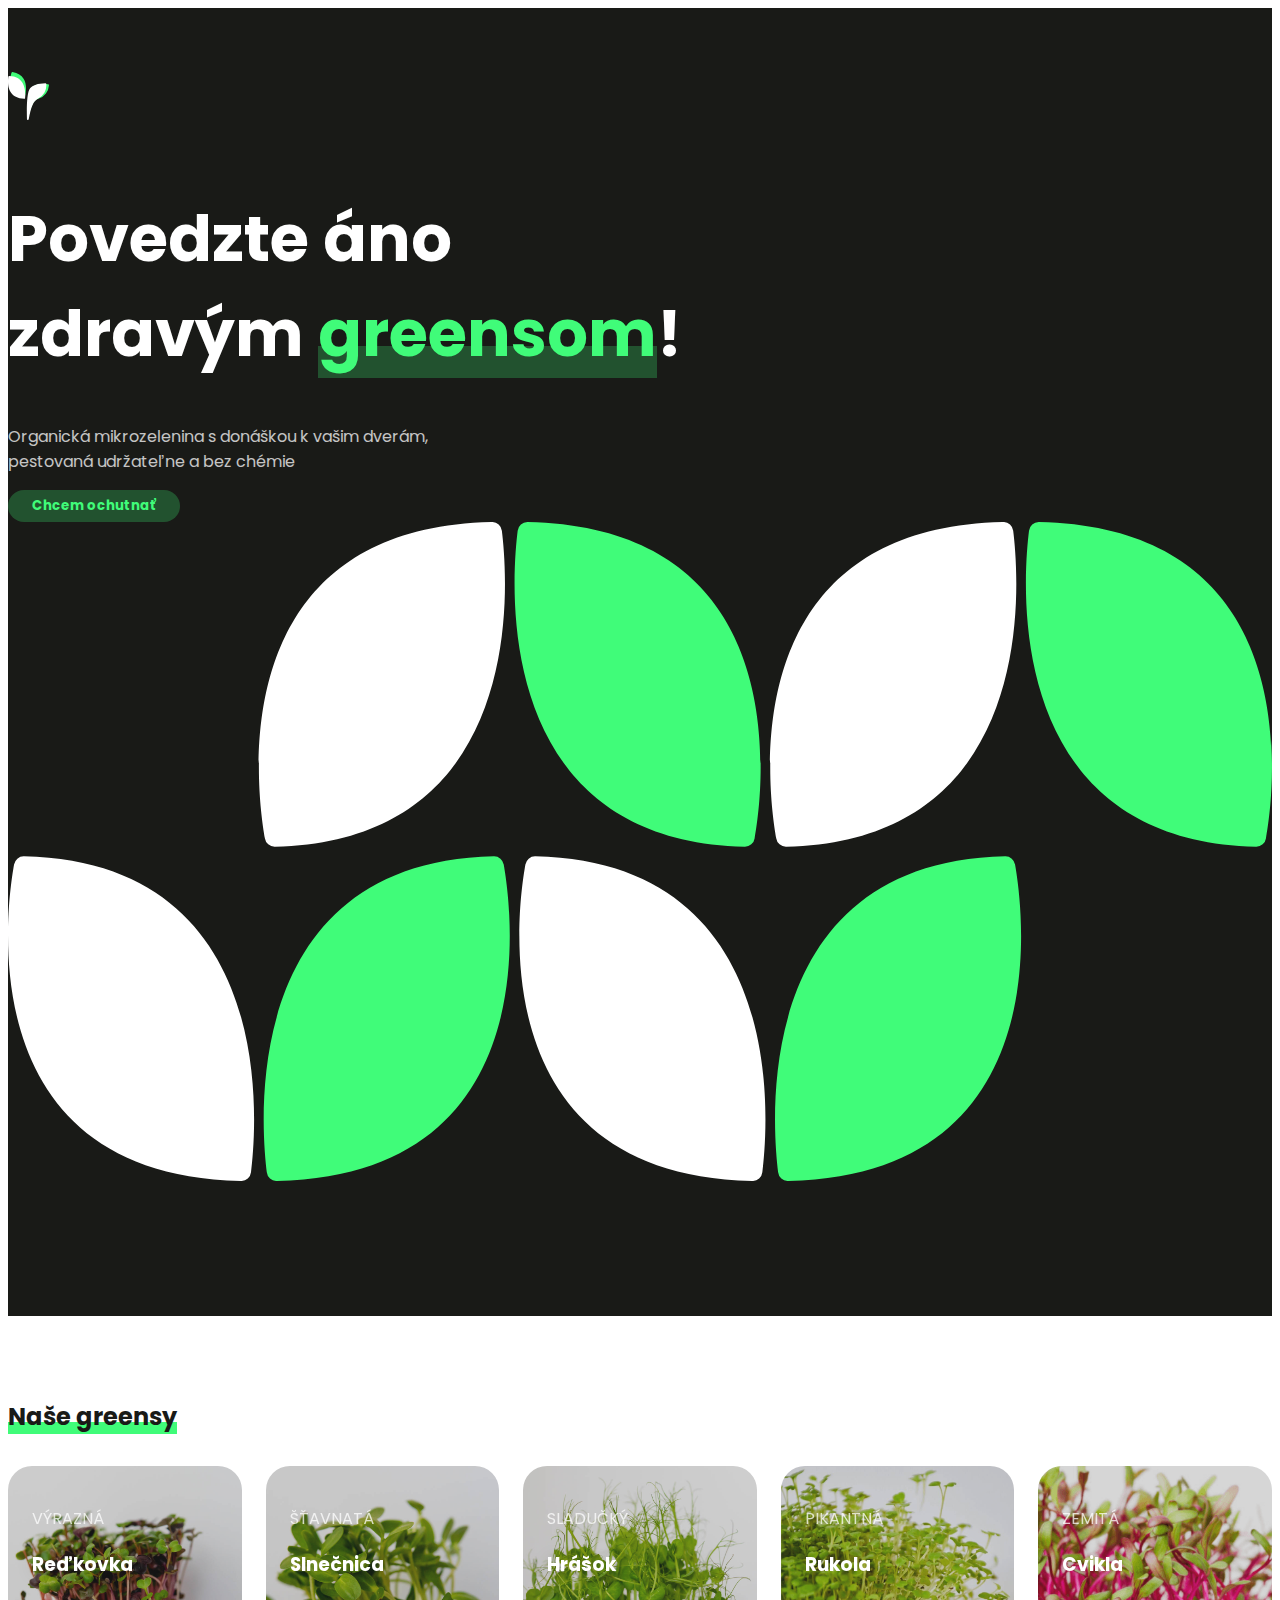
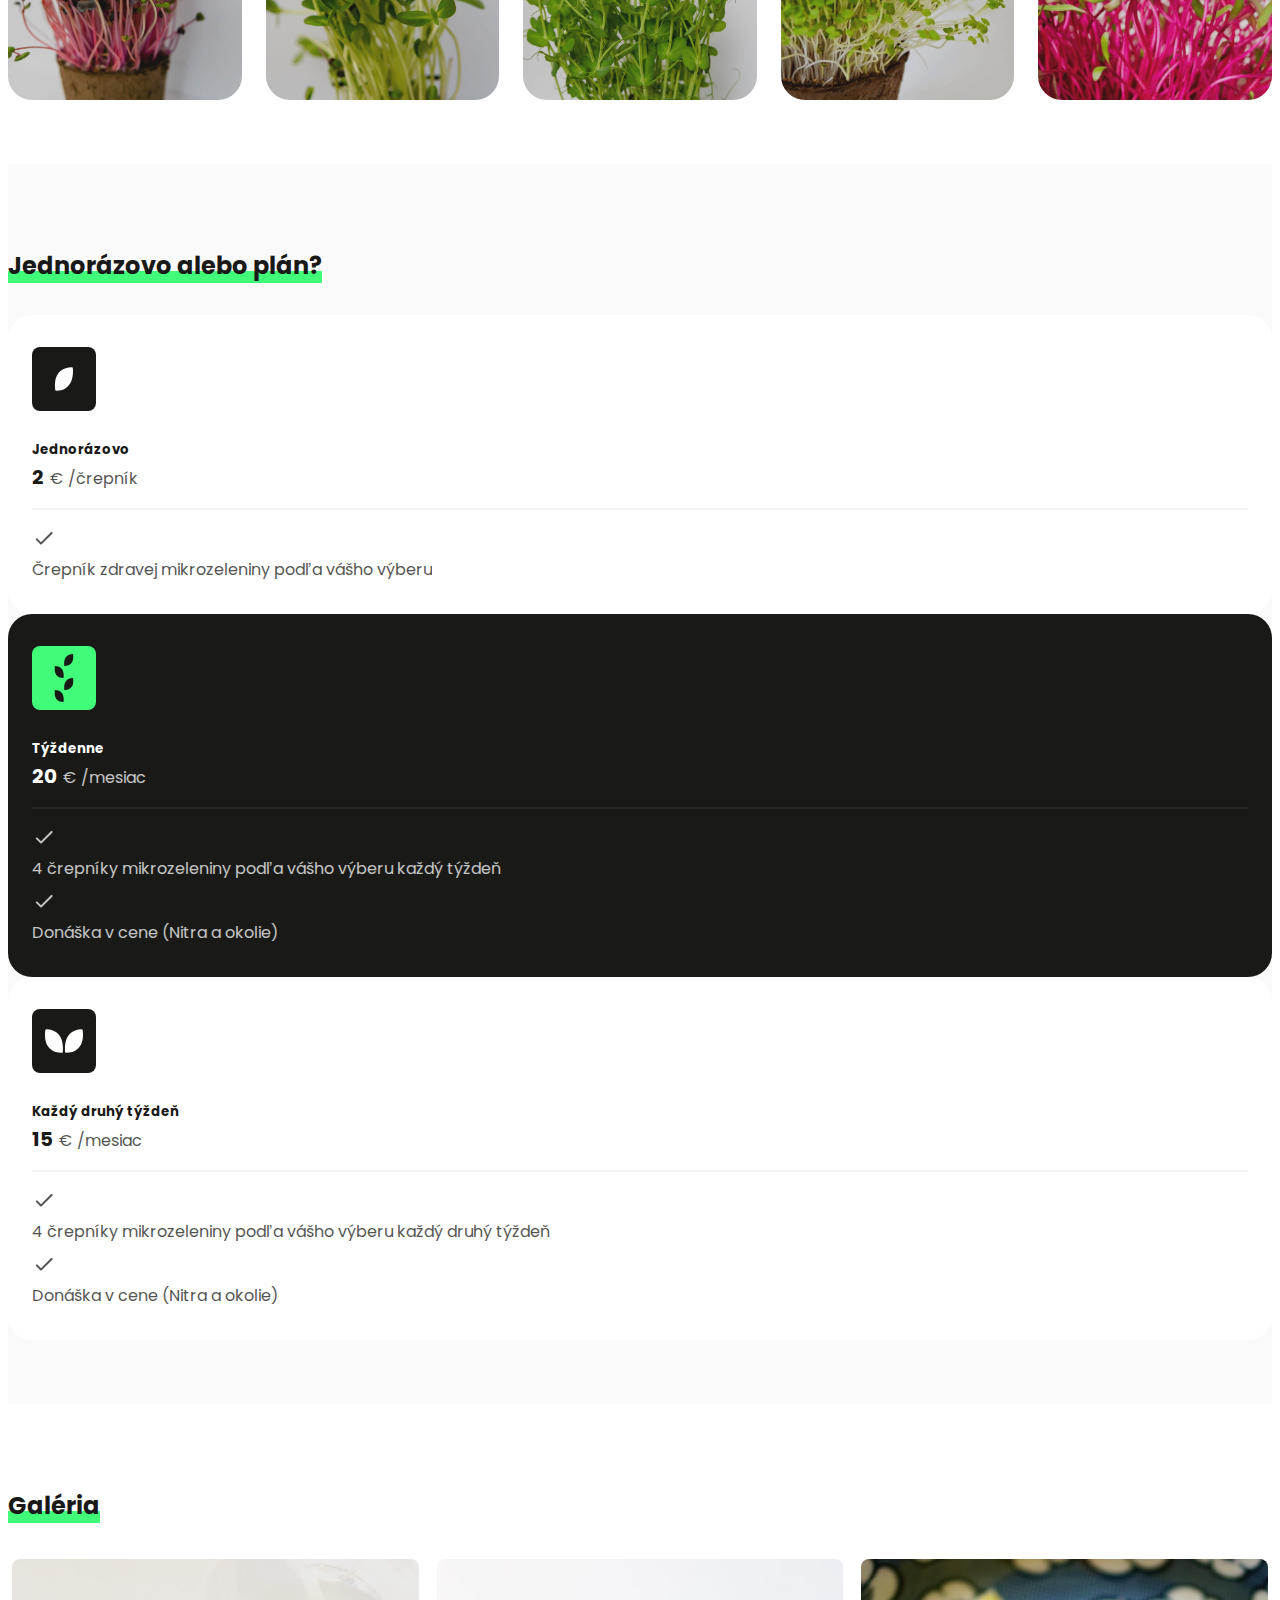
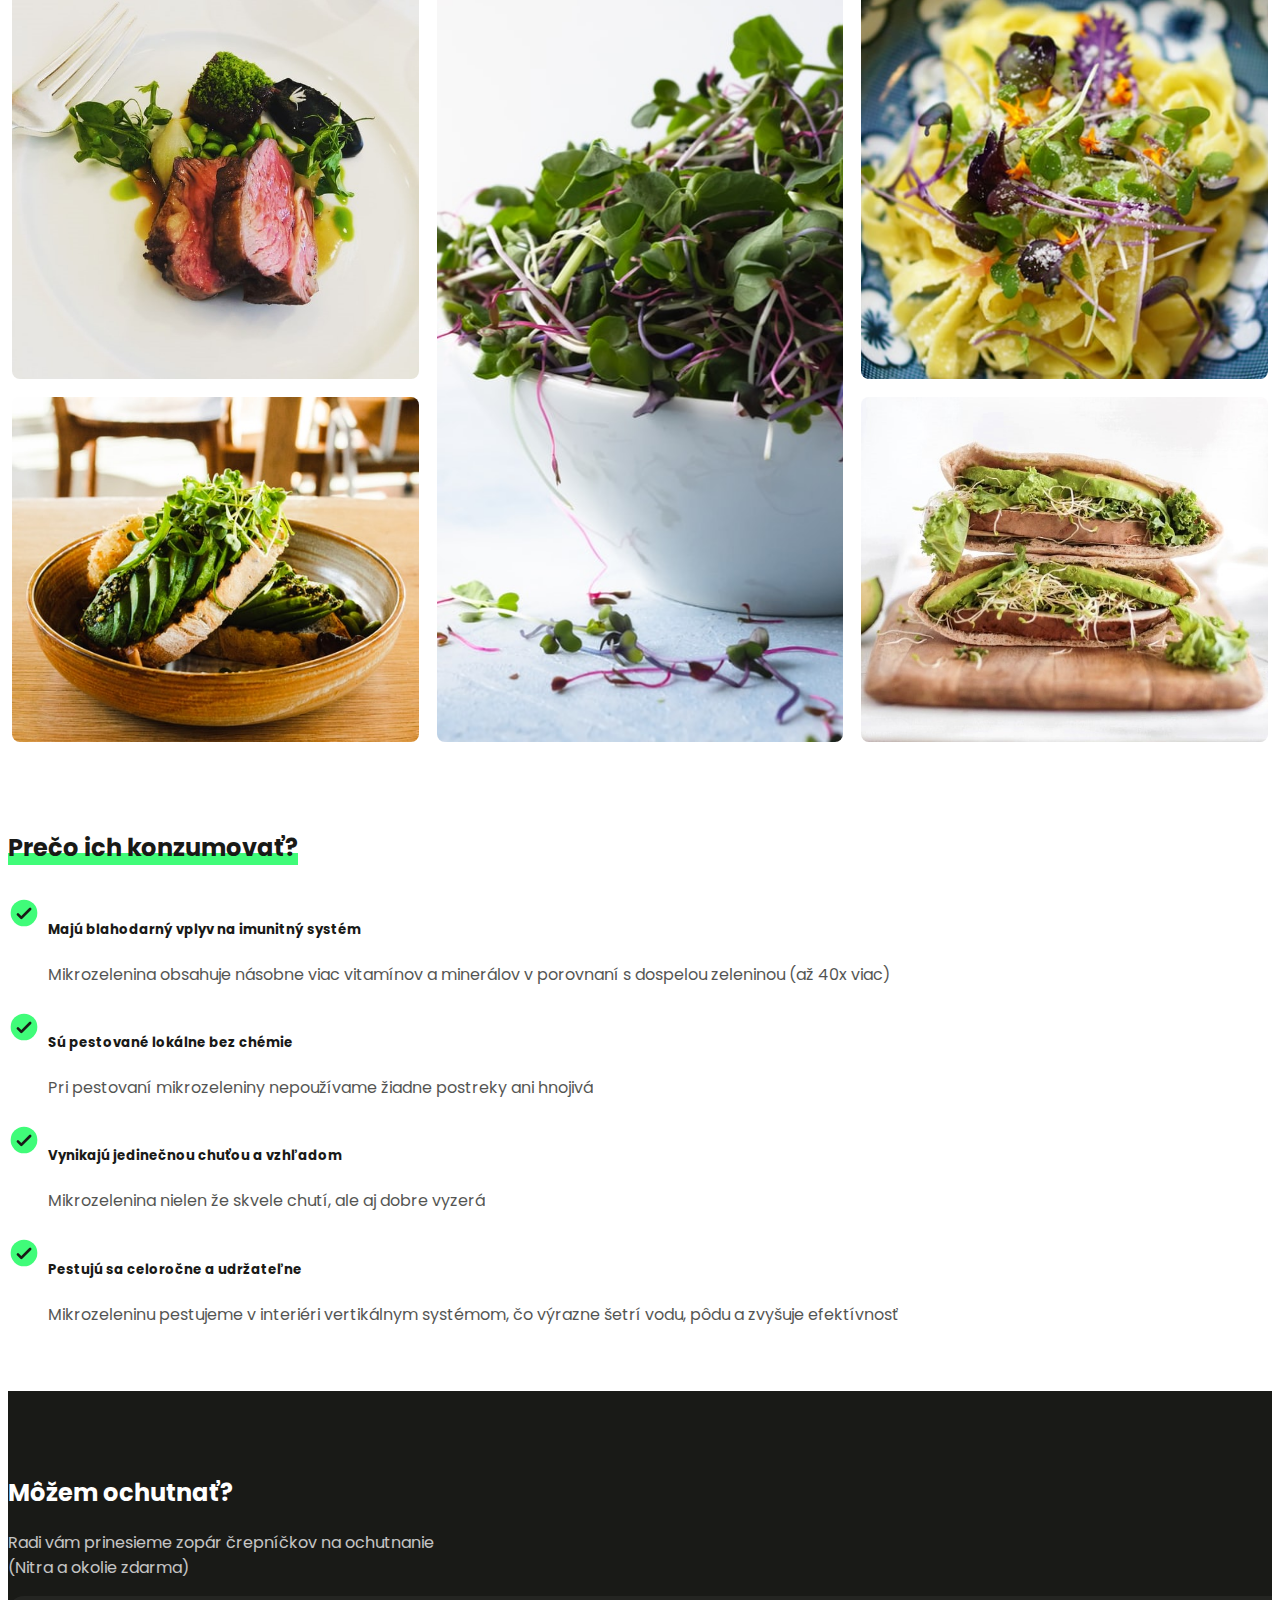
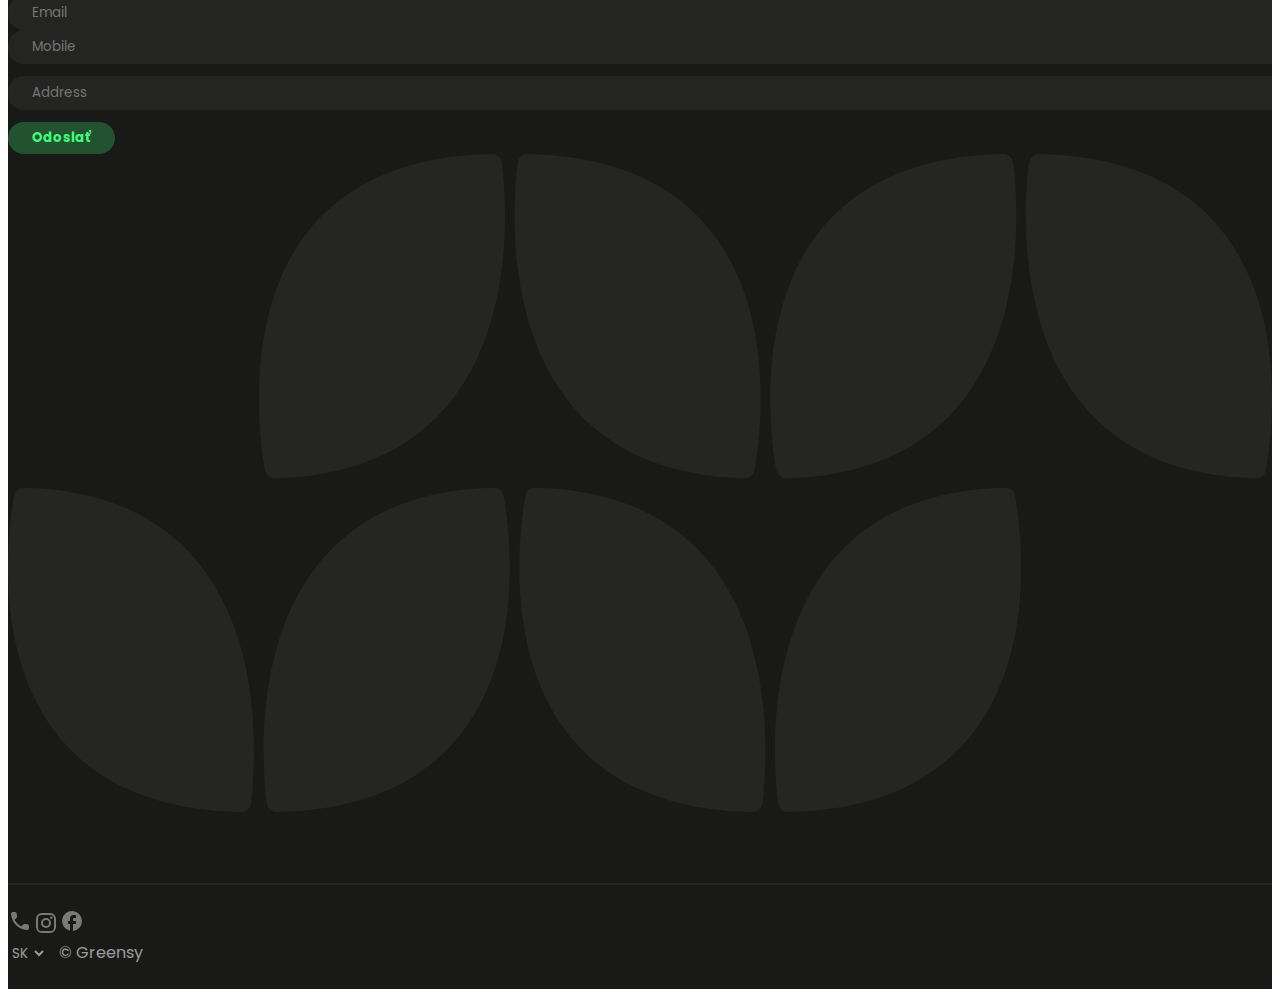
<file: sk.html>
<!DOCTYPE html>
<html lang="sk">

<head>
  <meta charset="utf-8" />
  <meta name="viewport" content="width=device-width, initial-scale=1" />
  <meta name="description" content="Čerstvá organická mikrozelenina s donáškou. Teraz s ochutnávkou zdarma!">
  <meta name="keywords"
    content="Greensy, mikrozelenina, mikrozelenina donáška, mikrozelenina Nitra, microgreens, microgreens Nitra, mikrogreens, bio zelenina, organická zelenina">
  <link rel="icon" type="image/png" href="/assets/favicon.png" />
  <title>Greensy - zdravá mikrozelenina každý týždeň</title>

  <!-- Bootstrap CSS -->
  <link href="https://cdn.jsdelivr.net/npm/bootstrap@5.0.0-beta3/dist/css/bootstrap.min.css" rel="stylesheet"
    integrity="sha384-eOJMYsd53ii+scO/bJGFsiCZc+5NDVN2yr8+0RDqr0Ql0h+rP48ckxlpbzKgwra6" crossorigin="anonymous" />

  <link rel="stylesheet" href="/styles/style.css" />

  <!-- Global site tag (gtag.js) - Google Analytics -->
  <script async src="https://www.googletagmanager.com/gtag/js?id=G-270FN7QC5R"></script>
  <script>
    window.dataLayer = window.dataLayer || [];
    function gtag() { dataLayer.push(arguments); }
    gtag('js', new Date());

    gtag('config', 'G-270FN7QC5R');
  </script>

</head>

<body>
  <div class="container-fluid hero">
    <div class="container">
      <div class="row gx-0">
        <div class="col-12 col-md-8 hero-heading">
          <img src="/assets/logo_white.svg" class="img-fluid" alt="Greensy logo" />
          <h1>Povedzte áno<br />zdravým <span>greensom</span>!</h1>
          <p>
            Organická mikrozelenina s donáškou k vašim dverám,<br />pestovaná udržateľne a bez chémie
          </p>
          <a href="#kontakt">
            <button class="custom-button" onclick="gtag('event', 'tasting_cta_button_click')">Chcem ochutnať</button>
          </a>
        </div>
        <div class="col-12 col-md-4 d-none d-md-flex align-items-center hero-image">
          <img src="/assets/patterns/hero_pattern.svg" class="img-fluid" width="100%" alt="Greensy pattern" />
        </div>
      </div>
    </div>
  </div>

  <div class="container-fluid">
    <div class="container">
      <div class="row section">
        <div class="col-12">
          <h2 class="section-title">Naše greensy</h2>
          <div class="card-grid">
            <div class="card">
              <div class="card-background" style="background-image: url(/assets/featured-cards/redkovka.jpg)"></div>
              <div class="card-content">
                <p class="card-category">Výrazná</p>
                <h3 class="card-heading">Reďkovka</h3>
              </div>
            </div>
            <div class="card">
              <div class="card-background" style="background-image: url(/assets/featured-cards/slnecnica.jpg)"></div>
              <div class="card-content">
                <p class="card-category">Šťavnatá</p>
                <h3 class="card-heading">Slnečnica</h3>
              </div>
            </div>
            <div class="card">
              <div class="card-background" style="background-image: url(/assets/featured-cards/hrasok.jpg)"></div>
              <div class="card-content">
                <p class="card-category">Sladučký</p>
                <h3 class="card-heading">Hrášok</h3>
              </div>
            </div>
            <div class="card">
              <div class="card-background" style="background-image: url(/assets/featured-cards/rukola.jpg)"></div>
              <div class="card-content">
                <p class="card-category">Pikantná</p>
                <h3 class="card-heading">Rukola</h3>
              </div>
            </div>
            <div class="card">
              <div class="card-background" style="background-image: url(/assets/featured-cards/cvikla.png)"></div>
              <div class="card-content">
                <p class="card-category">Zemitá</p>
                <h3 class="card-heading">Cvikla</h3>
              </div>
            </div>
          </div>
        </div>
      </div>
    </div>
  </div>

  <div class="container-fluid pricing">
    <div class="container">
      <div class="row section">
        <div class="col-12">
          <h2>Jednorázovo alebo plán?</h2>
          <div class="row row-cols-1 row-cols-lg-3 pricing-cards">
            <div class="col">
              <div class="pricing-card">
                <div class="d-flex align-items-center heading">
                  <img src="/assets/icons/pricing_one_time.svg" alt="Kúpiť greensy jednorázovo">
                  <div class="d-inline-block">
                    <h5>Jednorázovo</h5>
                    <div class="price">
                      <span class="amount">2</span>
                      <span class="currency">€</span>
                      <span class="unit">/črepník</span>
                    </div>
                  </div>
                </div>
                <div class="row bullet-point">
                  <div class="col-auto">
                    <svg xmlns="http://www.w3.org/2000/svg" height="24px" viewBox="0 0 24 24" width="24px"
                      fill="#000000">
                      <path d="M0 0h24v24H0V0z" fill="none" />
                      <path
                        d="M9 16.17L5.53 12.7c-.39-.39-1.02-.39-1.41 0-.39.39-.39 1.02 0 1.41l4.18 4.18c.39.39 1.02.39 1.41 0L20.29 7.71c.39-.39.39-1.02 0-1.41-.39-.39-1.02-.39-1.41 0L9 16.17z" />
                    </svg>
                  </div>
                  <div class="col">
                    <span>Črepník zdravej mikrozeleniny podľa vášho výberu</span>
                  </div>
                </div>
              </div>
            </div>
            <div class="col">
              <div class="pricing-card highlight">
                <div class="d-flex align-items-center heading">
                  <img src="/assets/icons/pricing_weekly.svg" alt="Greensy každý týždeň">
                  <div class="d-inline-block">
                    <h5>Týždenne</h5>
                    <div class="price">
                      <span class="amount">20</span>
                      <span class="currency">€</span>
                      <span class="unit">/mesiac</span>
                    </div>
                  </div>
                </div>
                <div class="row bullet-point">
                  <div class="col-auto">
                    <svg xmlns="http://www.w3.org/2000/svg" height="24px" viewBox="0 0 24 24" width="24px"
                      fill="#000000">
                      <path d="M0 0h24v24H0V0z" fill="none" />
                      <path
                        d="M9 16.17L5.53 12.7c-.39-.39-1.02-.39-1.41 0-.39.39-.39 1.02 0 1.41l4.18 4.18c.39.39 1.02.39 1.41 0L20.29 7.71c.39-.39.39-1.02 0-1.41-.39-.39-1.02-.39-1.41 0L9 16.17z" />
                    </svg>
                  </div>
                  <div class="col">
                    <span>4 črepníky mikrozeleniny podľa vášho výberu každý týždeň</span>
                  </div>
                </div>
                <div class="row bullet-point">
                  <div class="col-auto">
                    <svg xmlns="http://www.w3.org/2000/svg" height="24px" viewBox="0 0 24 24" width="24px"
                      fill="#000000">
                      <path d="M0 0h24v24H0V0z" fill="none" />
                      <path
                        d="M9 16.17L5.53 12.7c-.39-.39-1.02-.39-1.41 0-.39.39-.39 1.02 0 1.41l4.18 4.18c.39.39 1.02.39 1.41 0L20.29 7.71c.39-.39.39-1.02 0-1.41-.39-.39-1.02-.39-1.41 0L9 16.17z" />
                    </svg>
                  </div>
                  <div class="col">
                    <span data-bs-toggle="tooltip" data-bs-placement="bottom"
                      title="Nitra, Cabaj - Čápor, Ivanka pri Nitre, Svätoplukovo, Branč, Mojmírovce<3, Veľká Dolina, Poľný Kesov, Štefanovičová, Rastislavice">Donáška
                      v cene (Nitra
                      a okolie)</span>
                  </div>
                </div>
              </div>
            </div>
            <div class="col">
              <div class="pricing-card">
                <div class="d-flex align-items-center heading">
                  <img src="/assets/icons/pricing_biweekly.svg" alt="Greensy každý druhý týždeň">
                  <div class="d-inline-block">
                    <h5>Každý druhý týždeň</h5>
                    <div class="price">
                      <span class="amount">15</span>
                      <span class="currency">€</span>
                      <span class="unit">/mesiac</span>
                    </div>
                  </div>
                </div>
                <div class="row bullet-point">
                  <div class="col-auto">
                    <svg xmlns="http://www.w3.org/2000/svg" height="24px" viewBox="0 0 24 24" width="24px"
                      fill="#000000">
                      <path d="M0 0h24v24H0V0z" fill="none" />
                      <path
                        d="M9 16.17L5.53 12.7c-.39-.39-1.02-.39-1.41 0-.39.39-.39 1.02 0 1.41l4.18 4.18c.39.39 1.02.39 1.41 0L20.29 7.71c.39-.39.39-1.02 0-1.41-.39-.39-1.02-.39-1.41 0L9 16.17z" />
                    </svg>
                  </div>
                  <div class="col">
                    <span>4 črepníky mikrozeleniny podľa vášho výberu každý druhý týždeň</span>
                  </div>
                </div>
                <div class="row bullet-point">
                  <div class="col-auto">
                    <svg xmlns="http://www.w3.org/2000/svg" height="24px" viewBox="0 0 24 24" width="24px"
                      fill="#000000">
                      <path d="M0 0h24v24H0V0z" fill="none" />
                      <path
                        d="M9 16.17L5.53 12.7c-.39-.39-1.02-.39-1.41 0-.39.39-.39 1.02 0 1.41l4.18 4.18c.39.39 1.02.39 1.41 0L20.29 7.71c.39-.39.39-1.02 0-1.41-.39-.39-1.02-.39-1.41 0L9 16.17z" />
                    </svg>
                  </div>
                  <div class="col">
                    <span data-bs-toggle="tooltip" data-bs-placement="bottom"
                      title="Nitra, Cabaj - Čápor, Ivanka pri Nitre, Svätoplukovo, Branč, Mojmírovce<3, Veľká Dolina, Poľný Kesov, Štefanovičová, Rastislavice">Donáška
                      v cene (Nitra a okolie)</span>
                  </div>
                </div>
              </div>
            </div>
          </div>
        </div>
      </div>
    </div>
  </div>

  <div class="container-fluid">
    <div class="container">
      <div class="row section">
        <div class="col-12">
          <h2 class="section-title">Galéria</h2>
          <div class="gallery-grid">
            <div class="photo">
              <img src="/assets/gallery/maso.jpg" alt="Steak s mikrozeleninou" />
            </div>
            <div class="photo tall">
              <img src="/assets/gallery/salat.jpg" alt="Šalát s mikrozeleninou" />
            </div>
            <div class="photo">
              <img src="/assets/gallery/cestoviny.jpg" alt="Cestoviny s mikrozeleninou" />
            </div>
            <div class="photo">
              <img src="/assets/gallery/veganske-ranajky.jpg" alt="Zdravé vegánske raňajky" />
            </div>
            <div class="photo">
              <img src="/assets/gallery/wrap.jpg" alt="Wrap s mikrozeleninou" />
            </div>
          </div>
        </div>
      </div>
      <div class="row section">
        <div class="col-12">
          <h2 class="section-title">Prečo ich konzumovať? </h2>
          <div class="row row-cols-1 features">
            <div class="col">
              <div class="feature">
                <div class="feature-body">
                  <div class="icon-wrapper">
                    <img src="/assets/icons/check_circle_custom.svg" width="32px"
                      alt="Mikrozelenina je bohatá na živiny">
                  </div>
                  <div>
                    <h5 class="feature-heading">Majú blahodarný vplyv na imunitný systém</h5>
                    <p class="feature-description">Mikrozelenina obsahuje násobne viac vitamínov a minerálov v porovnaní
                      s dospelou zeleninou (až 40x viac)</p>
                  </div>
                </div>
              </div>
            </div>
            <div class="col">
              <div class="feature">
                <div class="feature-body">
                  <div class="icon-wrapper">
                    <img src="/assets/icons/check_circle_custom.svg" width="32px" alt="Mikrozelenina bez chémie">
                  </div>
                  <div>
                    <h5 class="feature-heading">Sú pestované lokálne bez chémie</h5>
                    <p class="feature-description">Pri pestovaní mikrozeleniny nepoužívame žiadne postreky ani hnojivá
                    </p>
                  </div>
                </div>
              </div>
            </div>
            <div class="col">
              <div class="feature">
                <div class="feature-body">
                  <div class="icon-wrapper">
                    <img src="/assets/icons/check_circle_custom.svg" width="32px" alt="Dokonalá chuť mikrozeleniny">
                  </div>
                  <div>
                    <h5 class="feature-heading">Vynikajú jedinečnou chuťou a vzhľadom</h5>
                    <p class="feature-description">Mikrozelenina nielen že skvele chutí, ale aj dobre vyzerá</p>
                  </div>
                </div>
              </div>
            </div>
            <div class="col">
              <div class="feature">
                <div class="feature-body">
                  <div class="icon-wrapper">
                    <img src="/assets/icons/check_circle_custom.svg" width="32px" alt="Udržateľné pestovanie">
                  </div>
                  <div>
                    <h5 class="feature-heading">Pestujú sa celoročne a udržateľne</h5>
                    <p class="feature-description">Mikrozeleninu pestujeme v interiéri vertikálnym systémom, čo výrazne
                      šetrí vodu, pôdu a zvyšuje efektívnosť</p>
                  </div>
                </div>
              </div>
            </div>
          </div>
        </div>
      </div>
    </div>
  </div>

  <div id="kontakt" class="container-fluid footer">
    <div class="container">
      <div class="row">
        <div class="col-12 col-md-6 footer-heading">
          <h2>Môžem ochutnať?</h2>
          <p data-bs-toggle="tooltip" data-bs-placement="bottom"
            title="Nitra, Cabaj - Čápor, Ivanka pri Nitre, Svätoplukovo, Branč, Mojmírovce<3, Veľká Dolina, Poľný Kesov, Štefanovičová, Rastislavice">
            Radi vám prinesieme zopár črepníčkov na ochutnanie<br>
            (Nitra a okolie zdarma)
          </p>
          <form name="submit-to-google-sheet">
            <div class="row">
              <div class="col-sm-6">
                <input class="custom-input" name="email" type="email" placeholder="Email" required />
              </div>
              <div class="col-sm-6">
                <input class="custom-input" name="mobile" type="number" placeholder="Mobile" required />
              </div>
              <div class="col-12">
                <input class="custom-input" name="address" type="text" placeholder="Address" required />
              </div>
              <div class="col-12">
                <button id="formSubmitButton" type="submit" class="custom-button">Odoslať</button>
              </div>
            </div>
          </form>
        </div>
        <div class="col-12 col-md-4 offset-md-2 d-none d-md-flex align-items-center hero-image">
          <img src="/assets/patterns/footer_pattern.svg" class="img-fluid" width="100%" alt="Greensy pattern" />
        </div>
      </div>
      <div class="row social-bar">
        <div class="col-auto">
          <a href="tel:+421950466441">
            <img src="/assets/icons/call.svg" class="me-3" alt="Greensy mobile phone">
          </a>
          <a href="https://www.instagram.com/greensy.sk" target="_blank" rel="noopener noreferrer">
            <img src="/assets/icons/instagram.svg" class="me-3" alt="Greensy Instagram">
          </a>
          <a href="https://www.facebook.com" target="_blank" rel="noopener noreferrer">
            <img src="/assets/icons/facebook.svg" alt="Greensy Facebook">
          </a>
        </div>
        <div class="col text-end">
          <select class="lang-picker" id="lang-picker-1">
            <option id="cs" value="/cs">CS</option>
            <option id="sk" value="/sk" selected="selected">SK</option>
          </select>
          <span>© Greensy</span>
        </div>
      </div>
    </div>
  </div>

  <script>
    document.getElementById("lang-picker-1").addEventListener("change", function () {
      location = this.value;
    });

    const scriptURL = "https://script.google.com/macros/s/AKfycbwkmBwgoDh4CaU0D9eeNeqz6wl7KD2VCK6Q81IsTdOLY9wog7e7TaV5SuCnHQpwgIQ/exec";
    const form = document.forms["submit-to-google-sheet"];

    form.addEventListener("submit", (e) => {
      e.preventDefault();

      const formBody = new FormData(form);
      form.reset();

      document.getElementById("formSubmitButton").innerHTML = "Odosielam..."

      fetch(scriptURL, { method: "POST", body: formBody })
        .then((response) => {
          gtag('event', 'tasting_form_submit')
          document.getElementById("formSubmitButton").innerHTML = "Ďakujeme :)"
          alert("Ďakujeme, čoskoro sa ozveme :)")
        })
        .catch((error) => {
          document.getElementById("formSubmitButton").innerHTML = "Chyba, skúste neskôr znovu"
          alert("Mrzí nás to, niekde nastala chyba, prosím skúste neskôr znovu :(")
        });
    });
  </script>

  <!-- Bootstrap Bundle with Popper -->
  <script src="https://cdn.jsdelivr.net/npm/bootstrap@5.0.0-beta3/dist/js/bootstrap.bundle.min.js"
    integrity="sha384-JEW9xMcG8R+pH31jmWH6WWP0WintQrMb4s7ZOdauHnUtxwoG2vI5DkLtS3qm9Ekf"
    crossorigin="anonymous"></script>

  <script>
    var tooltipTriggerList = [].slice.call(document.querySelectorAll('[data-bs-toggle="tooltip"]'))
    var tooltipList = tooltipTriggerList.map(function (tooltipTriggerEl) {
      return new bootstrap.Tooltip(tooltipTriggerEl)
    })
  </script>
</body>

</html>
</file>
<file: styles/style.css>
@import url("https://fonts.googleapis.com/css2?family=Poppins:wght@400;700&display=swap");

:root {
  --green-color: #40fc79;
  --green-dark-color: rgba(64, 252, 120, 0.25);
  --dark-color: #191a17;
  --dark-transparent-color: rgba(25, 26, 23, 0.05);
  --light-color: #fafafa;
  --light-transparent-color: rgba(250, 250, 250, 0.05);
}

* {
  font-family: "Poppins", sans-serif;
  color: var(--dark-color);
}

/* Hero */
.hero {
  background-color: var(--dark-color);
  padding-top: 64px;
  padding-bottom: 128px;
}

.hero .hero-heading h1 {
  color: white;
  font-size: 4rem;
  font-weight: bold;
  margin-top: 64px;
}

.hero .hero-heading h1 span {
  color: var(--green-color);
  box-shadow: inset 0 -2rem 0 0 var(--green-dark-color);
}

.hero .hero-heading p {
  color: white;
  margin-top: 24px;
  opacity: 0.75;
}

.hero .hero-heading .custom-button {
  height: 32px;
  background-color: var(--green-dark-color);
  color: var(--green-color);
  font-weight: bold;
  padding-left: 24px;
  padding-right: 24px;
  border: none;
  border-radius: 16px;
}

/* Section */
.section {
  padding-top: 64px;
}

/* .section:nth-child(2) {
  padding-top: 40px;
} */

.section h2 {
  width: fit-content;
  font-weight: bold;
  box-shadow: inset 0 -0.75rem 0 0 var(--green-color);
}

/* Card grid */
:root {
  --background-dark: #2d3548;
  --text-light: rgba(255, 255, 255, 0.6);
  --text-lighter: rgba(255, 255, 255, 0.9);
  --spacing-s: 8px;
  --spacing-m: 16px;
  --spacing-l: 24px;
  --spacing-xl: 32px;
  --spacing-xxl: 64px;
  --width-container: 1320px;
}

.card-grid {
  margin-top: 32px;
  display: grid;
  grid-template-columns: repeat(1, 1fr);
  grid-column-gap: var(--spacing-l);
  grid-row-gap: var(--spacing-l);
  max-width: var(--width-container);
  width: 100%;
}

.card {
  list-style: none;
  position: relative;
  border: none;
}

.card:before {
  content: "";
  display: block;
  padding-bottom: 100%;
  width: 100%;
}

.card-background {
  background-size: cover;
  background-position: center;
  border-radius: var(--spacing-l);
  bottom: 0;
  filter: brightness(0.9) saturate(1.2) contrast(0.85);
  left: 0;
  position: absolute;
  right: 0;
  top: 0;
  transform-origin: center;
  transform: scale(1) translateZ(0);
  transition: filter 200ms linear, transform 200ms linear;
}

.card:hover .card-background {
  transform: scale(1.05) translateZ(0);
}

.card-grid:hover > .card:not(:hover) .card-background {
  filter: brightness(0.75) saturate(0) contrast(1.2) blur(15px);
}

.card-content {
  left: 0;
  padding: var(--spacing-l);
  position: absolute;
  top: 0;
}

.card-category {
  color: white;
  opacity: 0.75;
  text-transform: uppercase;
  margin-bottom: 8px;
}

.card-heading {
  color: white;
  font-weight: bold;
  text-shadow: 2px 2px 20px rgba(0, 0, 0, 0.2);
}

/* Gallery grid */
.gallery-grid {
  display: grid;
  margin: 0 auto;
  margin-top: 32px;
}

.photo img {
  width: 100%;
  height: 100%;
  object-fit: cover;
  display: block;
  border-radius: 8px;
}

.photo {
  grid-row: span 1;
  padding: 4px;
}

.tall {
  grid-row: span 2;
}

.tall img {
  height: 100%;
}

/* Pricing */
.pricing {
  background-color: var(--light-color);
  margin-top: 64px;
  padding-bottom: 64px;
}

.pricing .pricing-cards {
  margin-top: 32px;
}

.pricing .pricing-card {
  background-color: white;
  border-radius: 24px;
  padding: 32px 24px 32px 24px;
}

.pricing .pricing-card .heading {
  padding-bottom: 16px;
  margin-bottom: 16px;
  border-bottom: 2px solid var(--dark-transparent-color);
}

.pricing .pricing-card.highlight .heading {
  border-bottom: 2px solid var(--light-transparent-color);
}

.pricing .pricing-card.highlight {
  background-color: var(--dark-color);
  color: white;
}

.pricing .pricing-card.highlight * {
  color: white;
}

.pricing .pricing-card img {
  margin-right: 16px;
}

.pricing .pricing-card h5 {
  font-weight: bold;
  margin-bottom: 2px;
}

.pricing .pricing-card .price .amount {
  font-size: 1.25rem;
  font-weight: bold;
  margin-right: 2px;
}

.pricing .pricing-card .price .currency {
  opacity: 0.75;
}

.pricing .pricing-card .price .unit {
  opacity: 0.75;
}

.pricing .pricing-card .bullet-point {
  opacity: 0.75;
  margin-bottom: 8px;
}

.pricing .pricing-card .bullet-point:last-child {
  margin-bottom: 0;
}

.pricing .pricing-card .bullet-point .col-auto {
  padding-right: 0;
}

.pricing .pricing-card .bullet-point svg {
  fill: var(--dark-color);
}

.pricing .pricing-card.highlight .bullet-point svg {
  fill: white;
}

/* Features */
.features {
  margin-top: 32px;
}

.features .feature {
  margin-bottom: 24px;
}

.features .col:nth-child(4) .feature {
  margin-bottom: 0;
}

.features .feature .feature-body {
  display: flex !important;
  flex: 1 1 auto !important;
}

.features .feature .feature-body .icon-wrapper {
  margin-right: 8px;
}

.features .feature .feature-body .feature-heading {
  font-weight: bold;
}

.features .feature .feature-body .feature-description {
  opacity: 0.75;
  margin: 0;
}

/* Footer */
.footer {
  background-color: var(--dark-color);
  margin-top: 64px;
  padding-top: 64px;
  padding-bottom: 24px;
}

.footer .footer-heading h2 {
  color: white;
  font-weight: bold;
}

.footer .footer-heading h2 span {
  color: var(--green-color);
  box-shadow: inset 0 -2rem 0 0 var(--green-dark-color);
}

.footer .footer-heading p {
  color: white;
  margin-top: 16px;
  opacity: 0.75;
}

.footer .footer-heading .custom-button {
  height: 32px;
  background-color: var(--green-dark-color);
  color: var(--green-color);
  font-weight: bold;
  padding-left: 24px;
  padding-right: 24px;
  border: none;
  border-radius: 16px;
}

.footer .footer-heading .custom-input {
  height: 32px;
  width: 100%;
  background-color: var(--light-transparent-color);
  color: rgba(255, 255, 255, 0.75);
  padding-left: 24px;
  padding-right: 24px;
  border: none;
  border-radius: 16px;
}

.footer .footer-heading form .col-12 input.custom-input:last-child {
  margin-top: 12px;
  margin-bottom: 12px;
}

.social-bar {
  margin-top: 64px;
  padding-top: 24px;
  border-top: 2px solid var(--light-transparent-color);
}

.social-bar * {
  color: white;
  opacity: 0.75;
}

.social-bar a {
  text-decoration: none;
}

select.lang-picker {
  background: none;
  color: white;
  border: none;
  outline: none;
  margin-right: 8px;
  background-color: unset;
  border: none;
}

select.lang-picker option {
  color: #0e1012;
}

/* Media queries */
@media (max-width: 992px) {
  .hero .hero-heading h1 {
    font-size: 3.5rem;
  }
  .pricing .pricing-card {
    margin-bottom: 24px;
  }
  .pricing .pricing-cards .col:last-child .pricing-card {
    margin-bottom: 0;
  }
}

@media (max-width: 768px) {
  .hero {
    padding-top: 48px;
    padding-bottom: 64px;
  }
  .hero .hero-heading h1 {
    font-size: 3rem;
    margin-top: 32px;
  }
  .section {
    padding-top: 48px;
  }
  /* .section:nth-child(2) {
    padding-top: 24px;
  } */
  .card-grid {
    margin-top: 24px;
  }
  .card:before {
    padding-bottom: 75%;
  }
  .gallery-grid {
    margin-top: 24px;
  }
  .footer {
    margin-top: 48px;
    padding-top: 48px;
    padding-bottom: 24px;
  }
  .social-bar {
    margin-top: 48px;
  }
  .pricing {
    margin-top: 48px;
    padding-bottom: 48px;
  }
  .pricing .pricing-cards {
    margin-top: 24px;
  }
  .features {
    margin-top: 24px;
  }
}

@media (max-width: 576px) {
  .hero {
    padding-top: 48px;
    padding-bottom: 48px;
  }
  .hero .hero-heading h1 {
    font-size: 2.5rem;
    margin-top: 32px;
  }
  .footer .footer-heading form .col-sm-6:first-child input.custom-input {
    margin-bottom: 12px;
  }
}

@media (min-width: 576px) {
  .card-grid {
    grid-template-columns: repeat(2, 1fr);
  }
  .gallery-grid {
    display: grid;
    grid-template-columns: 1fr 1fr;
    grid-gap: 10px;
  }
}

@media (min-width: 768px) {
  .card-grid {
    grid-template-columns: repeat(3, 1fr);
  }
  .gallery-grid {
    display: grid;
    grid-template-columns: 1fr 1fr;
    grid-gap: 10px;
  }
}

@media (min-width: 992px) {
  .card-grid {
    grid-template-columns: repeat(5, 1fr);
  }
  .gallery-grid {
    grid-template-columns: 1fr 1fr 1fr;
  }
}
</file>
